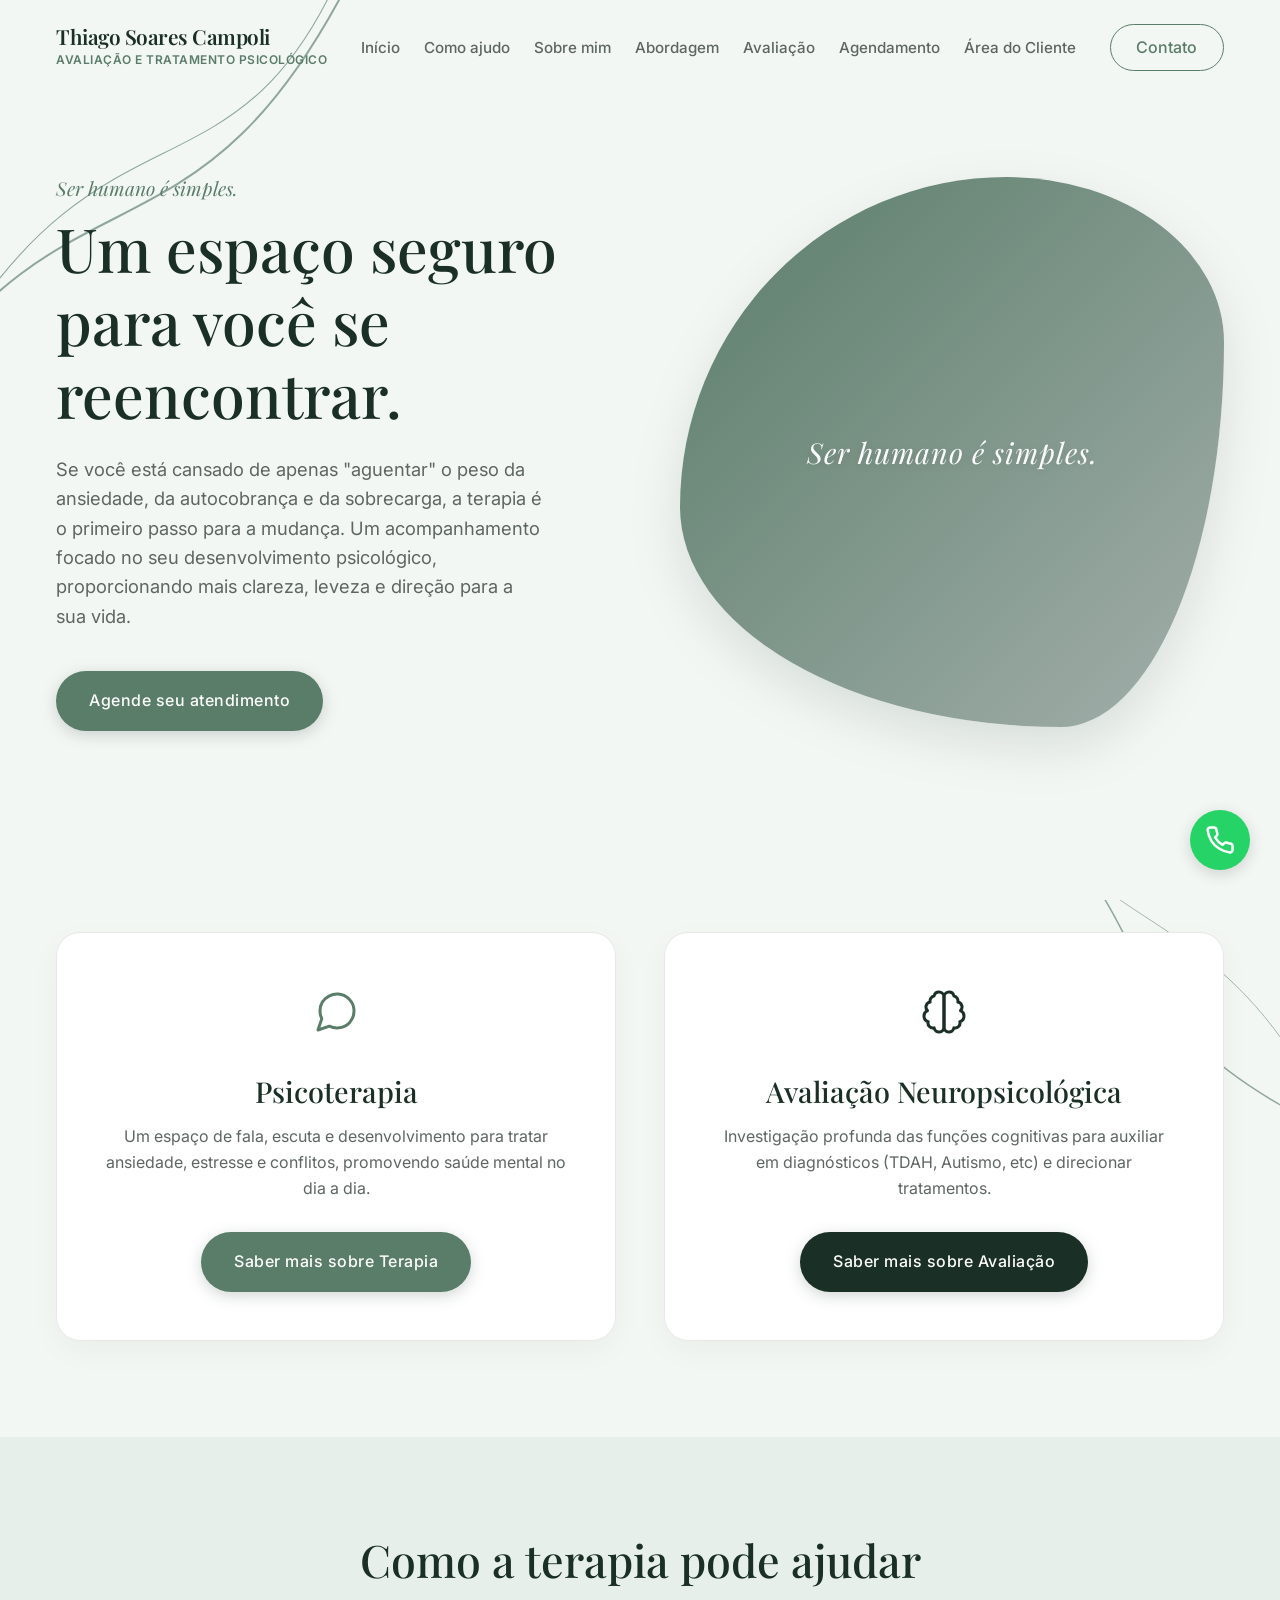
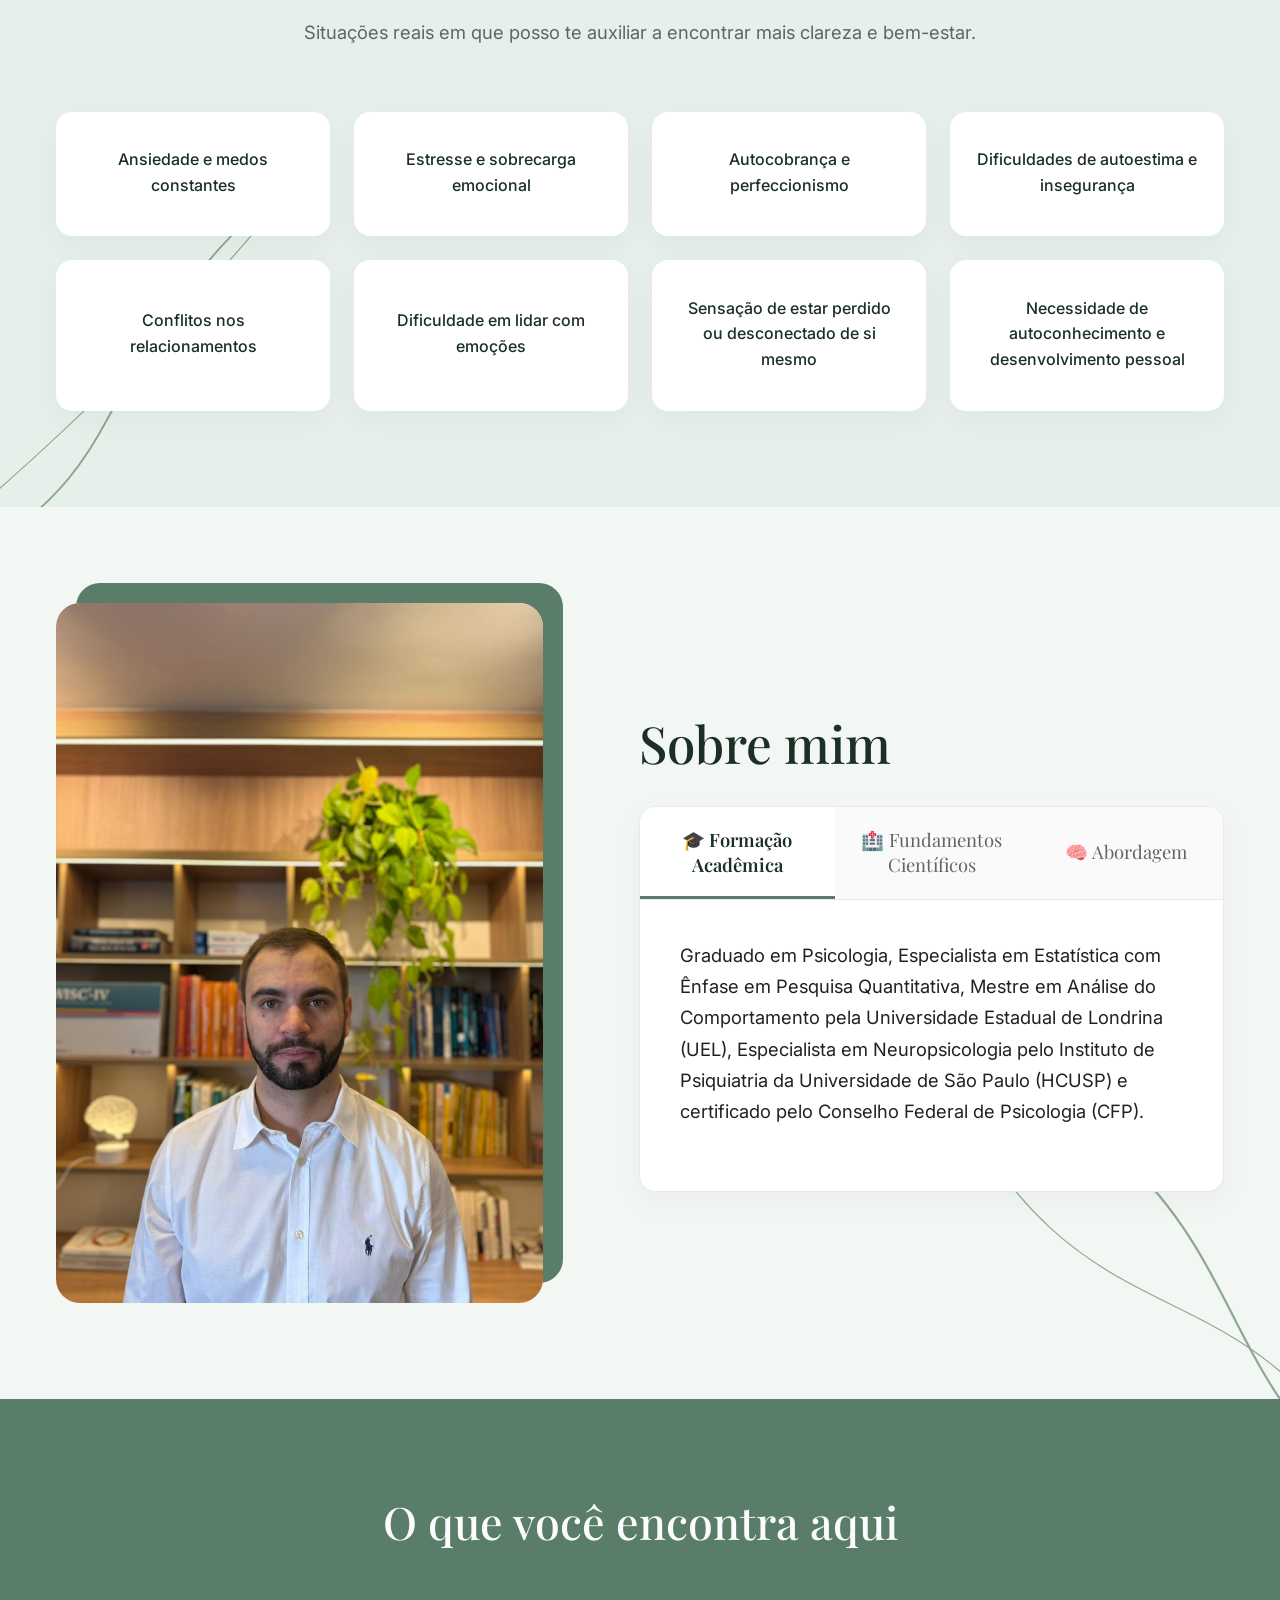
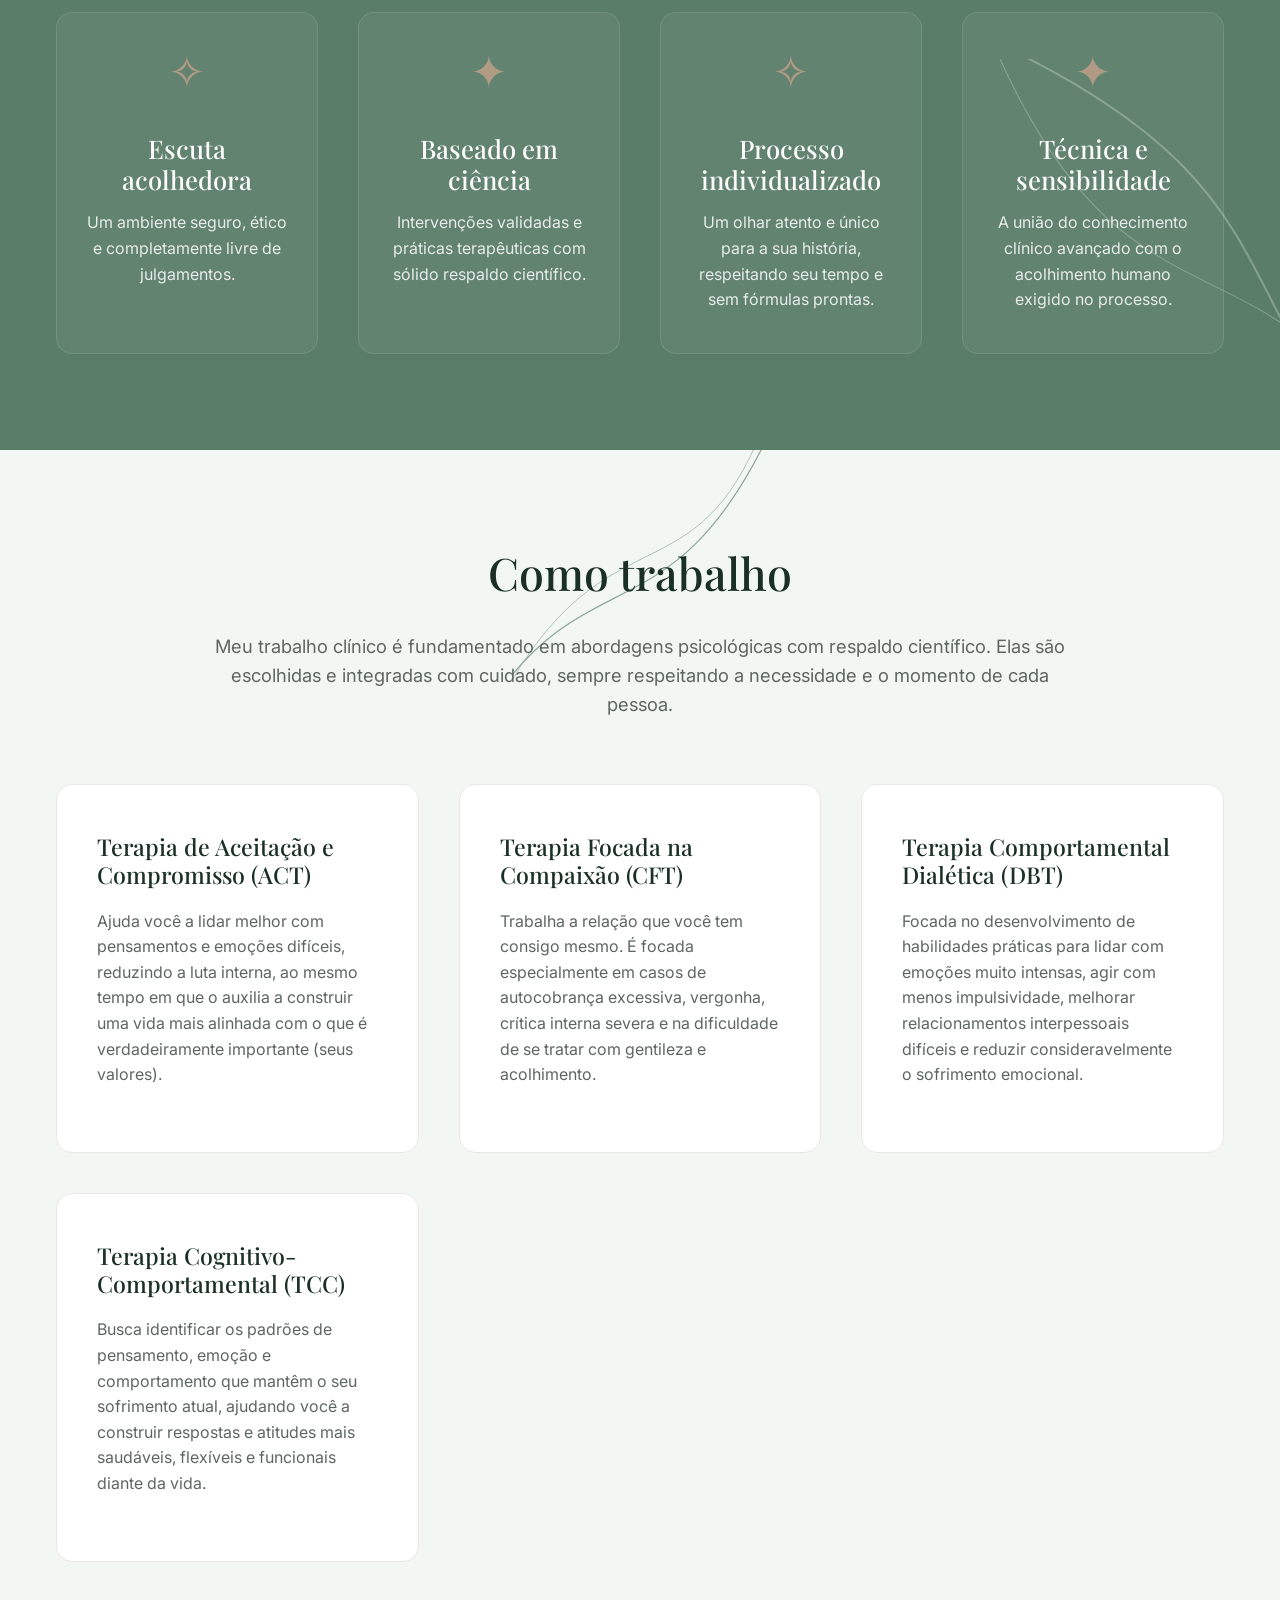
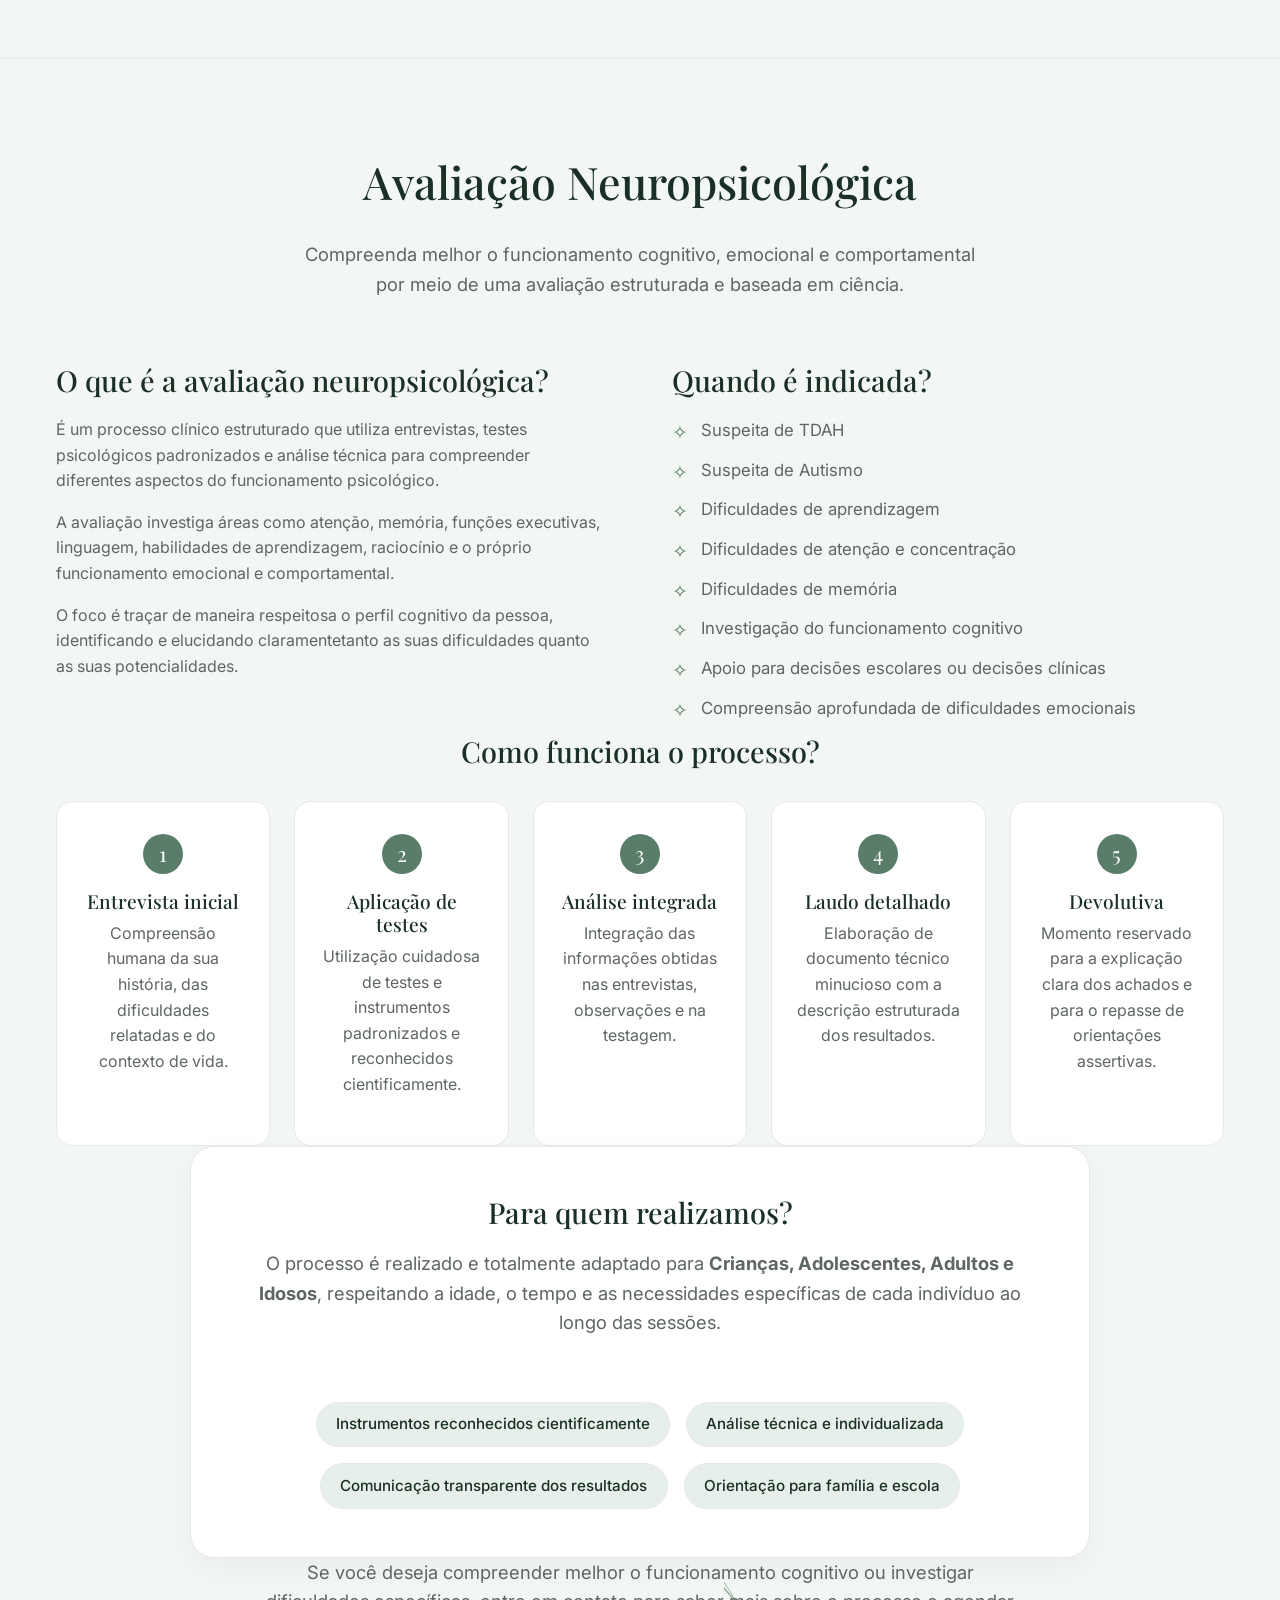
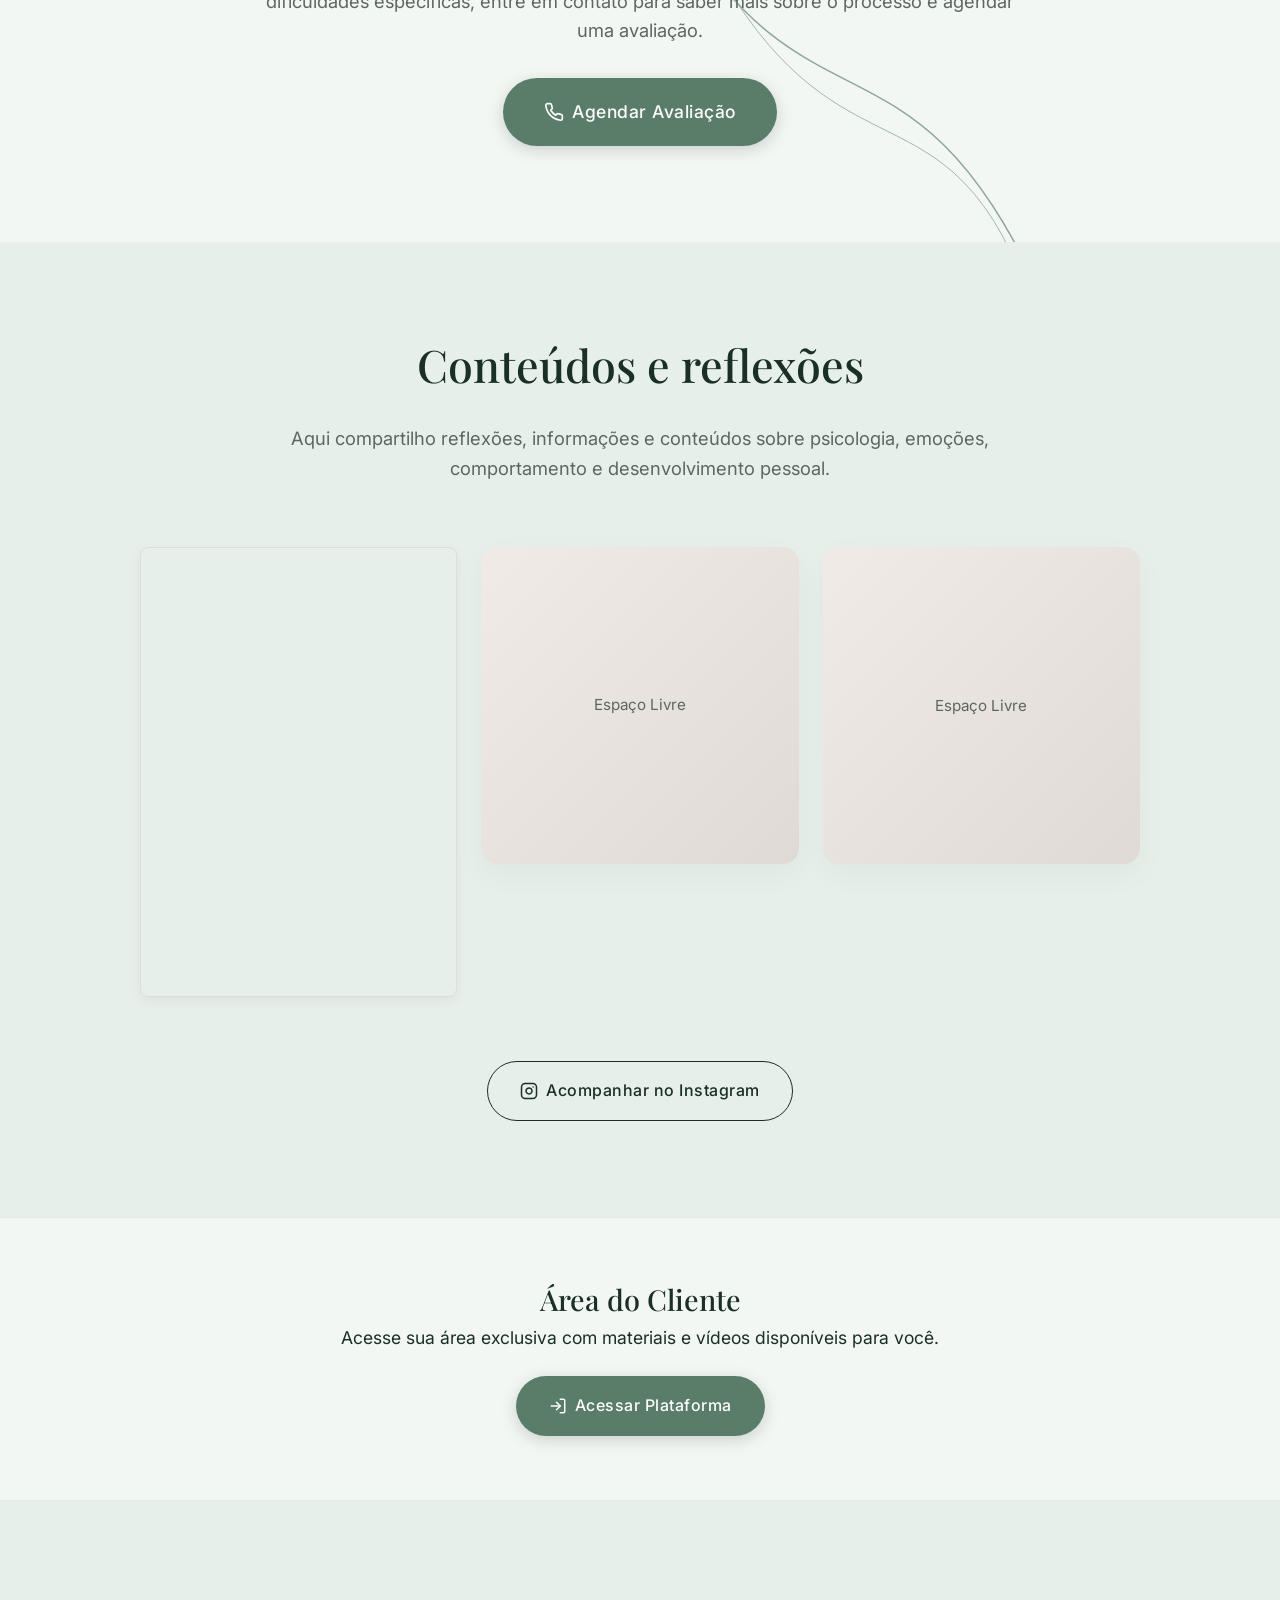
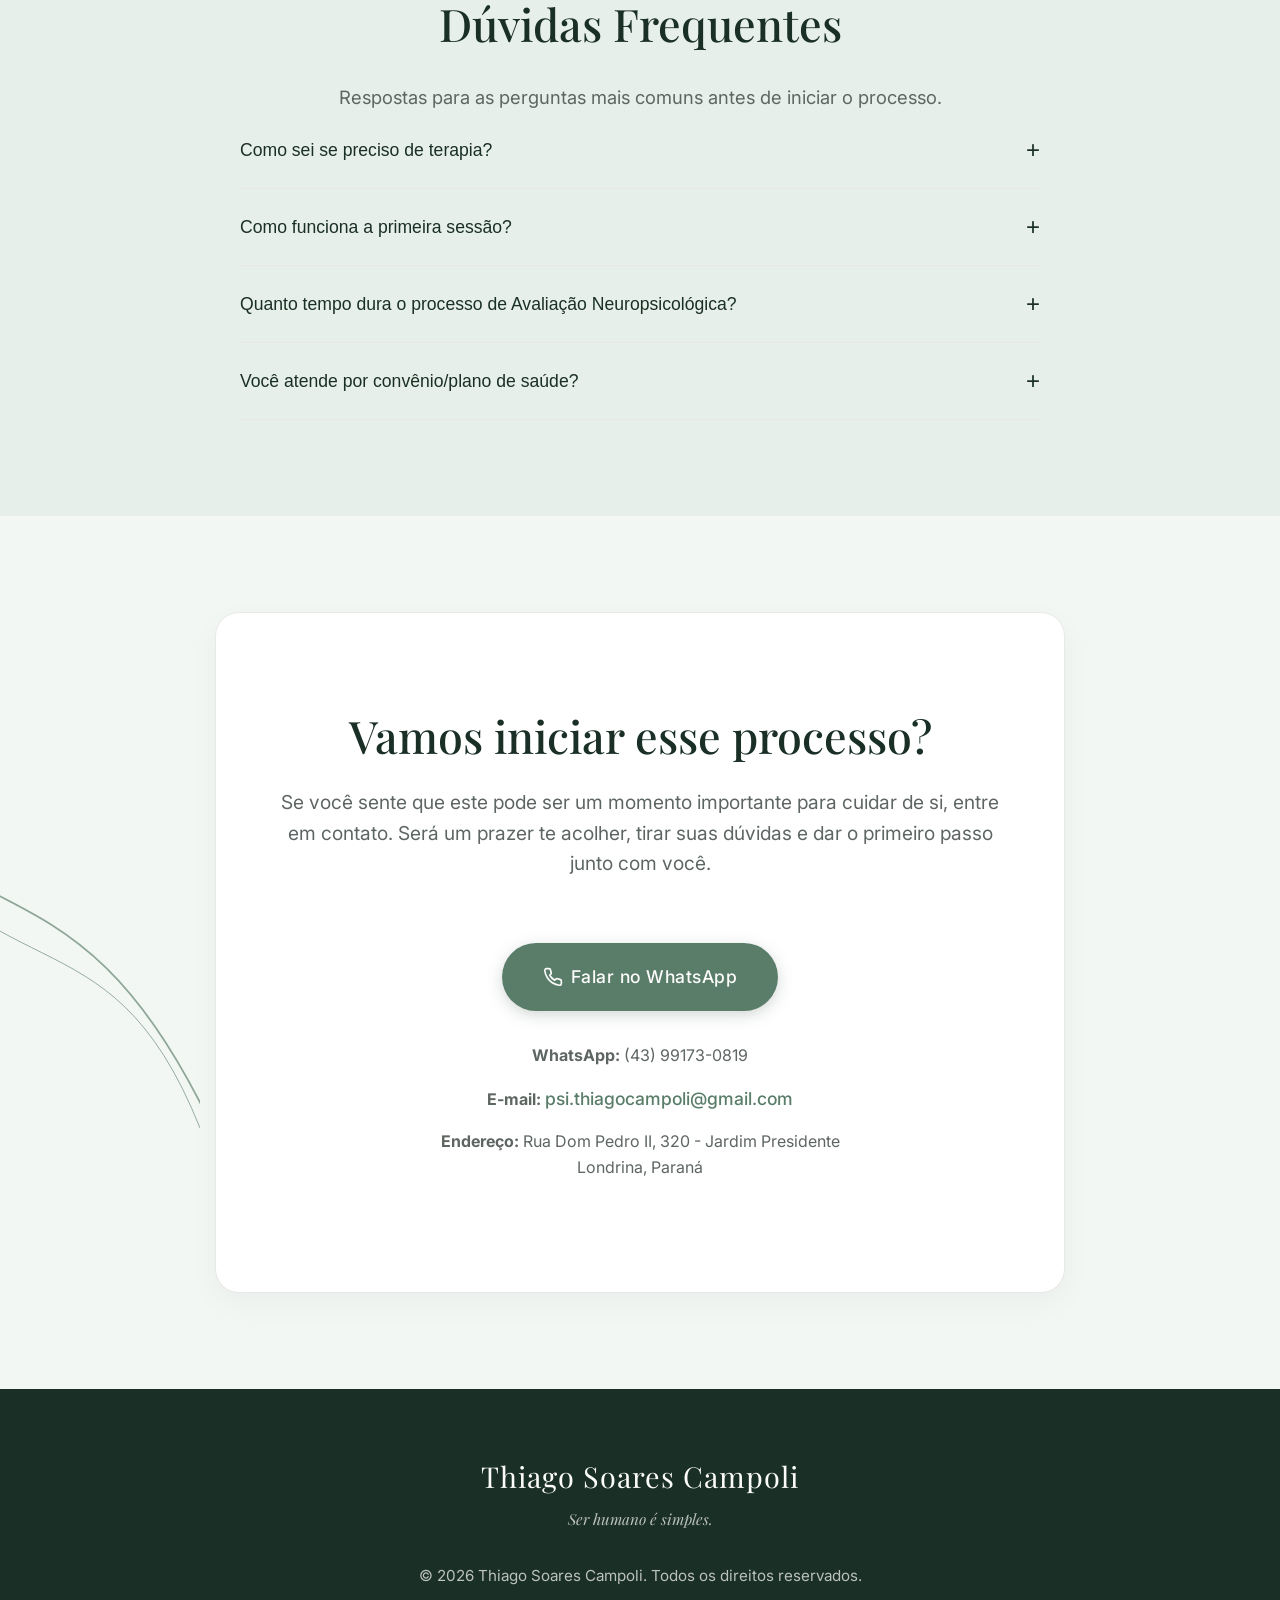
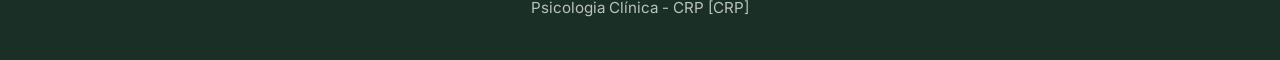
<file: index.html>
<!DOCTYPE html>
<html lang="pt-BR">
<head>
    <meta charset="UTF-8">
    <meta name="viewport" content="width=device-width, initial-scale=1.0">
    <title>Thiago Soares Campoli | Psicologia Clínica</title>
    <meta name="description" content="Atendimento psicológico clínico. Um espaço seguro focado no acolhimento, autoconhecimento e desenvolvimento emocional.">
    <!-- SEO & Social Media Meta Tags -->
    <meta property="og:title" content="Thiago Soares Campoli | Psicologia Clínica">
    <meta property="og:description" content="Atendimento psicológico clínico focado no acolhimento, autoconhecimento e desenvolvimento emocional.">
    <meta property="og:type" content="website">
    <meta property="og:locale" content="pt_BR">
    <!-- Fonts -->
    <link rel="preconnect" href="https://fonts.googleapis.com">
    <link rel="preconnect" href="https://fonts.gstatic.com" crossorigin>
    <link href="https://fonts.googleapis.com/css2?family=Inter:wght@300;400;500;600&family=Playfair+Display:ital,wght@0,400;0,500;0,600;1,400&display=swap" rel="stylesheet">
    <link rel="stylesheet" href="styles.css">
</head>
<body>
    <!-- Header -->
    <header class="navbar">
        <div class="container navbar-content">
            <a href="#inicio" class="logo-container">
                <span class="logo">Thiago Soares Campoli</span>
                <span class="logo-subtitle">Avaliação e Tratamento Psicológico</span>
            </a>
            <nav>
                <ul class="nav-links">
                    <li><a href="#inicio">Início</a></li>
                    <li><a href="#ajuda">Como ajudo</a></li>
                    <li><a href="#sobre">Sobre mim</a></li>
                    <li><a href="#abordagem">Abordagem</a></li>
                    <li><a href="#avaliacao">Avaliação</a></li>
                    <li><a href="agendamento.html" class="nav-highlight">Agendamento</a></li>
                    <li><a href="login.html" class="nav-highlight">Área do Cliente</a></li>
                </ul>
            </nav>
            <a href="#contato" class="btn-nav">Contato</a>
            <!-- Mobile Menu Toggle -->
            <button class="mobile-menu-btn" aria-label="Abrir menu">
                <span></span>
                <span></span>
                <span></span>
            </button>
        </div>
    </header>

    <!-- Mobile Nav -->
    <div class="mobile-nav">
        <ul class="mobile-nav-links">
            <li><a href="#inicio">Início</a></li>
            <li><a href="#ajuda">Como ajudo</a></li>
            <li><a href="#sobre">Sobre mim</a></li>
            <li><a href="#abordagem">Abordagem</a></li>
            <li><a href="#avaliacao">Avaliação</a></li>
            <li><a href="agendamento.html">Agendamento</a></li>
            <li><a href="login.html" style="color: var(--color-bg-primary);">Área do Cliente</a></li>
            <li><a href="#contato">Contato</a></li>
        </ul>
    </div>

    <main>
        <!-- 1. Hero Section -->
        <section id="inicio" class="hero">
            <svg class="arabesque arabesque-1" viewBox="0 0 300 300" xmlns="http://www.w3.org/2000/svg">
                <path fill="none" stroke="currentColor" stroke-width="1.5" d="M -20 320 C 100 150, 200 250, 320 -20" />
                <path fill="none" stroke="currentColor" stroke-width="0.8" d="M 0 300 C 120 100, 220 200, 300 0" />
            </svg>
            <div class="container hero-container">
                <div class="hero-text fade-in-up">
                    <span class="slogan-text">Ser humano é simples.</span>
                    <h1>Um espaço seguro para você se reencontrar.</h1>
                    <p>Se você está cansado de apenas "aguentar" o peso da ansiedade, da autocobrança e da sobrecarga, a terapia é o primeiro passo para a mudança. Um acompanhamento focado no seu desenvolvimento psicológico, proporcionando mais clareza, leveza e direção para a sua vida.</p>
                    <a href="#contato" class="btn-primary">Agende seu atendimento</a>
                </div>
                <div class="hero-image fade-in-up delay-1">
                    <div class="image-placeholder image-hero morph-shape">
                        <span class="morph-text">Ser humano é simples.</span>
                    </div>
                </div>
            </div>
        </section>

        <!-- 1.5 Serviços (Funil) -->
        <section id="servicos" class="services bg-main text-center" style="padding-top: 0;">
            <svg class="arabesque arabesque-4" viewBox="0 0 300 300" xmlns="http://www.w3.org/2000/svg"><path fill="none" stroke="currentColor" stroke-width="1.5" d="M -20 -20 C 150 100, 50 200, 320 320" /><path fill="none" stroke="currentColor" stroke-width="0.8" d="M 0 0 C 100 120, 200 100, 300 300" /></svg>
            <div class="container fade-in-up">
                <div class="services-grid mt-md">
                    <div class="service-card funnel-card">
                        <div class="funnel-icon" style="color: var(--color-bg-primary);">
                            <svg xmlns="http://www.w3.org/2000/svg" width="48" height="48" viewBox="0 0 24 24" fill="none" stroke="currentColor" stroke-width="1.5" stroke-linecap="round" stroke-linejoin="round"><path d="M21 11.5a8.38 8.38 0 0 1-.9 3.8 8.5 8.5 0 0 1-7.6 4.7 8.38 8.38 0 0 1-3.8-.9L3 21l1.9-5.7a8.38 8.38 0 0 1-.9-3.8 8.5 8.5 0 0 1 4.7-7.6 8.38 8.38 0 0 1 3.8-.9h.5a8.48 8.48 0 0 1 8 8v.5z"></path></svg>
                        </div>
                        <h3>Psicoterapia</h3>
                        <p>Um espaço de fala, escuta e desenvolvimento para tratar ansiedade, estresse e conflitos, promovendo saúde mental no dia a dia.</p>
                        <a href="#abordagem" class="btn-primary" style="margin-top: 15px;">Saber mais sobre Terapia</a>
                    </div>
                    <div class="service-card funnel-card">
                        <div class="funnel-icon" style="color: var(--color-bg-dark);">
                            <svg xmlns="http://www.w3.org/2000/svg" width="48" height="48" viewBox="0 0 24 24" fill="none" stroke="currentColor" stroke-width="1.5" stroke-linecap="round" stroke-linejoin="round"><path d="M9.5 2A2.5 2.5 0 0 1 12 4.5v15a2.5 2.5 0 0 1-4.96.44 2.5 2.5 0 0 1-2.96-3.08 3 3 0 0 1-.34-5.58 2.5 2.5 0 0 1 1.32-4.24 2.5 2.5 0 0 1 1.98-3A2.5 2.5 0 0 1 9.5 2Z"></path><path d="M14.5 2A2.5 2.5 0 0 0 12 4.5v15a2.5 2.5 0 0 0 4.96.44 2.5 2.5 0 0 0 2.96-3.08 3 3 0 0 0 .34-5.58 2.5 2.5 0 0 0-1.32-4.24 2.5 2.5 0 0 0-1.98-3A2.5 2.5 0 0 0 14.5 2Z"></path></svg>
                        </div>
                        <h3>Avaliação Neuropsicológica</h3>
                        <p>Investigação profunda das funções cognitivas para auxiliar em diagnósticos (TDAH, Autismo, etc) e direcionar tratamentos.</p>
                        <a href="#avaliacao" class="btn-primary" style="margin-top: 15px; background-color: var(--color-bg-dark);">Saber mais sobre Avaliação</a>
                    </div>
                </div>
            </div>
        </section>

        <!-- 4. Para quem é o atendimento -->
        <section id="ajuda" class="situations bg-soft">
            <svg class="arabesque arabesque-5" viewBox="0 0 300 300" xmlns="http://www.w3.org/2000/svg"><path fill="none" stroke="currentColor" stroke-width="1.5" d="M 320 -20 C 100 150, 200 250, -20 320" /><path fill="none" stroke="currentColor" stroke-width="0.8" d="M 300 0 C 220 100, 120 200, 0 300" /></svg>
            <div class="container text-center fade-in-up">
                <h2 class="section-title">Como a terapia pode ajudar</h2>
                <p class="section-subtitle">Situações reais em que posso te auxiliar a encontrar mais clareza e bem-estar.</p>
                
                <div class="situations-grid mt-lg">
                    <div class="situation-item fade-in-up delay-1">
                        Ansiedade e medos constantes
                    </div>
                    <div class="situation-item fade-in-up delay-1">
                        Estresse e sobrecarga emocional
                    </div>
                    <div class="situation-item fade-in-up delay-2">
                        Autocobrança e perfeccionismo
                    </div>
                    <div class="situation-item fade-in-up delay-2">
                        Dificuldades de autoestima e insegurança
                    </div>
                    <div class="situation-item fade-in-up delay-3">
                        Conflitos nos relacionamentos
                    </div>
                    <div class="situation-item fade-in-up delay-3">
                        Dificuldade em lidar com emoções
                    </div>
                    <div class="situation-item fade-in-up delay-4">
                        Sensação de estar perdido ou desconectado de si mesmo
                    </div>
                    <div class="situation-item fade-in-up delay-4">
                        Necessidade de autoconhecimento e desenvolvimento pessoal
                    </div>
                </div>
            </div>
        </section>

        <!-- 2. Sobre Mim -->
        <section id="sobre" class="about">
            <svg class="arabesque arabesque-2" viewBox="0 0 300 300" xmlns="http://www.w3.org/2000/svg">
                <path fill="none" stroke="currentColor" stroke-width="1.5" d="M 320 320 C 150 200, 250 100, -20 -20" />
                <path fill="none" stroke="currentColor" stroke-width="0.8" d="M 300 300 C 200 120, 100 220, 0 0" />
            </svg>
            <div class="container about-container">
                <div class="about-image fade-in-up">
                    <div class="image-wrapper profile-anim-wrapper">
                        <img src="assets/foto-perfil-1.jpeg" alt="Thiago Soares Campoli" class="profile-img img-1" loading="lazy">
                        <img src="assets/foto-perfil-2.jpeg" alt="Thiago Soares Campoli" class="profile-img img-2" loading="lazy">
                    </div>
                </div>
                <div class="about-text fade-in-up delay-1">
                    <h2 class="section-title">Sobre mim</h2>
                    

                    <div class="about-tabs-container mt-md">
                        <div class="about-tabs-header">
                            <button class="tab-btn active" data-tab="formacao">🎓 Formação Acadêmica</button>
                            <button class="tab-btn" data-tab="clinica">🏥 Fundamentos Científicos</button>
                            <button class="tab-btn" data-tab="abordagem">🧠 Abordagem</button>
                        </div>
                        <div class="about-tabs-content">
                            <!-- Formação -->
                            <div class="tab-pane active" id="tab-formacao">
                                <p class="tab-text-large">Graduado em Psicologia, Especialista em Estatística com Ênfase em Pesquisa Quantitativa, Mestre em Análise do Comportamento pela Universidade Estadual de Londrina (UEL), Especialista em Neuropsicologia pelo Instituto de Psiquiatria da Universidade de São Paulo (HCUSP) e certificado pelo Conselho Federal de Psicologia (CFP).</p>
                            </div>
                            
                            <!-- Clínica -->
                            <div class="tab-pane" id="tab-clinica">
                                <ul class="interactive-list">
                                    <li><strong>Introdução ao Bom Manejo Clínico (GPM)</strong> <span>Instituto de Psiquiatria da USP</span></li>
                                    <li><strong>Psicometria e Análise de Dados</strong> <span>Psicometria Online Academy</span></li>
                                    <li><strong>Interpretação de Artigos Científicos</strong> <span>Igor Eckert</span></li>
                                </ul>
                            </div>
                            
                            <!-- Abordagem -->
                            <div class="tab-pane" id="tab-abordagem">
                                <ul class="interactive-list">
                                    <li><strong>Psicologia Baseada em Processos (PBP)</strong> <span>Diadelab</span></li>
                                    <li><strong>Terapia de Aceitação e Compromisso (ACT)</strong> <span>Escola de Educação Permanente do Instituto de Psiquiatria da USP</span></li>
                                    <li><strong>Terapia Comportamental Dialética (DBT)</strong> <span>Behavioral Tech - DBT Brasil</span></li>
                                    <li><strong>Radically Open DBT (RO-DBT)</strong> <span>Nível 1</span></li>
                                    <li><strong>Treinador de Grupo de Habilidades DBT</strong> <span>Vincular</span></li>
                                    <li><strong>Psicologia Baseada em Evidências</strong> <span>Clube de PBE - Jan Leonardi</span></li>
                                    <li><strong>Qualificação em Terapia Afirmativa</strong> <span>Editora Afirmativa</span></li>
                                </ul>
                            </div>
                        </div>
                    </div>
                </div>
            </div>
        </section>

        <!-- 5. Diferenciais -->
        <section class="differentials bg-primary text-inverse">
            <svg class="arabesque arabesque-6" viewBox="0 0 300 300" xmlns="http://www.w3.org/2000/svg"><path fill="none" stroke="currentColor" stroke-width="1.5" d="M 320 320 C 150 200, 250 100, -20 -20" /><path fill="none" stroke="currentColor" stroke-width="0.8" d="M 300 300 C 200 120, 100 220, 0 0" /></svg>
            <div class="container text-center fade-in-up">
                <h2 class="section-title">O que você encontra aqui</h2>
                <div class="diff-grid mt-lg">
                    <div class="diff-item fade-in-up delay-1">
                        <div class="icon">✧</div>
                        <h4>Escuta acolhedora</h4>
                        <p>Um ambiente seguro, ético e completamente livre de julgamentos.</p>
                    </div>
                    <div class="diff-item fade-in-up delay-2">
                        <div class="icon">✦</div>
                        <h4>Baseado em ciência</h4>
                        <p>Intervenções validadas e práticas terapêuticas com sólido respaldo científico.</p>
                    </div>
                    <div class="diff-item fade-in-up delay-3">
                        <div class="icon">✧</div>
                        <h4>Processo individualizado</h4>
                        <p>Um olhar atento e único para a sua história, respeitando seu tempo e sem fórmulas prontas.</p>
                    </div>
                    <div class="diff-item fade-in-up delay-4">
                        <div class="icon">✦</div>
                        <h4>Técnica e sensibilidade</h4>
                        <p>A união do conhecimento clínico avançado com o acolhimento humano exigido no processo.</p>
                    </div>
                </div>
            </div>
        </section>

        <!-- 3. Abordagem terapêutica -->
        <section id="abordagem" class="approach">
            <svg class="arabesque arabesque-7" viewBox="0 0 300 300" xmlns="http://www.w3.org/2000/svg"><path fill="none" stroke="currentColor" stroke-width="1.5" d="M -20 320 C 100 150, 200 250, 320 -20" /><path fill="none" stroke="currentColor" stroke-width="0.8" d="M 0 300 C 120 100, 220 200, 300 0" /></svg>
            <div class="container fade-in-up">
                <div class="approach-header text-center">
                    <h2 class="section-title">Como trabalho</h2>
                    <p class="section-subtitle approach-intro">Meu trabalho clínico é fundamentado em abordagens psicológicas com respaldo científico. Elas são escolhidas e integradas com cuidado, sempre respeitando a necessidade e o momento de cada pessoa.</p>
                </div>

                <div class="approach-cards mt-lg">
                    <div class="card fade-in-up delay-1">
                        <h3>Terapia de Aceitação e Compromisso (ACT)</h3>
                        <p>Ajuda você a lidar melhor com pensamentos e emoções difíceis, reduzindo a luta interna, ao mesmo tempo em que o auxilia a construir uma vida mais alinhada com o que é verdadeiramente importante (seus valores).</p>
                    </div>
                    <div class="card fade-in-up delay-2">
                        <h3>Terapia Focada na Compaixão (CFT)</h3>
                        <p>Trabalha a relação que você tem consigo mesmo. É focada especialmente em casos de autocobrança excessiva, vergonha, crítica interna severa e na dificuldade de se tratar com gentileza e acolhimento.</p>
                    </div>
                    <div class="card fade-in-up delay-3">
                        <h3>Terapia Comportamental Dialética (DBT)</h3>
                        <p>Focada no desenvolvimento de habilidades práticas para lidar com emoções muito intensas, agir com menos impulsividade, melhorar relacionamentos interpessoais difíceis e reduzir consideravelmente o sofrimento emocional.</p>
                    </div>
                    <div class="card fade-in-up delay-4">
                        <h3>Terapia Cognitivo-Comportamental (TCC)</h3>
                        <p>Busca identificar os padrões de pensamento, emoção e comportamento que mantêm o seu sofrimento atual, ajudando você a construir respostas e atitudes mais saudáveis, flexíveis e funcionais diante da vida.</p>
                    </div>
                </div>
            </div>
        </section>

        <!-- 6. Avaliação Neuropsicológica -->
        <section id="avaliacao" class="avaliacao text-center">
            <svg class="arabesque arabesque-8" viewBox="0 0 300 300" xmlns="http://www.w3.org/2000/svg"><path fill="none" stroke="currentColor" stroke-width="1.5" d="M -20 -20 C 100 150, 200 50, 320 320" /><path fill="none" stroke="currentColor" stroke-width="0.8" d="M 0 0 C 120 200, 220 100, 300 300" /></svg>
            <div class="container fade-in-up">
                <h2 class="section-title">Avaliação Neuropsicológica</h2>
                <p class="section-subtitle">Compreenda melhor o funcionamento cognitivo, emocional e comportamental por meio de uma avaliação estruturada e baseada em ciência.</p>
                
                <div class="aval-content mt-lg">
                    <div class="aval-intro text-left fade-in-up delay-1">
                        <h3>O que é a avaliação neuropsicológica?</h3>
                        <p>É um processo clínico estruturado que utiliza entrevistas, testes psicológicos padronizados e análise técnica para compreender diferentes aspectos do funcionamento psicológico.</p>
                        <p>A avaliação investiga áreas como atenção, memória, funções executivas, linguagem, habilidades de aprendizagem, raciocínio e o próprio funcionamento emocional e comportamental.</p>
                        <p>O foco é traçar de maneira respeitosa o perfil cognitivo da pessoa, identificando e elucidando claramentetanto as suas dificuldades quanto as suas potencialidades.</p>
                    </div>

                    <div class="aval-indications text-left fade-in-up delay-2">
                        <h3>Quando é indicada?</h3>
                        <ul class="aval-list">
                            <li>Suspeita de TDAH</li>
                            <li>Suspeita de Autismo</li>
                            <li>Dificuldades de aprendizagem</li>
                            <li>Dificuldades de atenção e concentração</li>
                            <li>Dificuldades de memória</li>
                            <li>Investigação do funcionamento cognitivo</li>
                            <li>Apoio para decisões escolares ou decisões clínicas</li>
                            <li>Compreensão aprofundada de dificuldades emocionais</li>
                        </ul>
                    </div>
                </div>

                <div class="aval-process mt-xl fade-in-up delay-3">
                    <h3>Como funciona o processo?</h3>
                    <div class="process-steps mt-md">
                        <div class="step-card">
                            <span class="step-num">1</span>
                            <h4>Entrevista inicial</h4>
                            <p>Compreensão humana da sua história, das dificuldades relatadas e do contexto de vida.</p>
                        </div>
                        <div class="step-card">
                            <span class="step-num">2</span>
                            <h4>Aplicação de testes</h4>
                            <p>Utilização cuidadosa de testes e instrumentos padronizados e reconhecidos cientificamente.</p>
                        </div>
                        <div class="step-card">
                            <span class="step-num">3</span>
                            <h4>Análise integrada</h4>
                            <p>Integração das informações obtidas nas entrevistas, observações e na testagem.</p>
                        </div>
                        <div class="step-card">
                            <span class="step-num">4</span>
                            <h4>Laudo detalhado</h4>
                            <p>Elaboração de documento técnico minucioso com a descrição estruturada dos resultados.</p>
                        </div>
                        <div class="step-card">
                            <span class="step-num">5</span>
                            <h4>Devolutiva</h4>
                            <p>Momento reservado para a explicação clara dos achados e para o repasse de orientações assertivas.</p>
                        </div>
                    </div>
                </div>

                <div class="aval-target mt-xl fade-in-up delay-4">
                    <h3>Para quem realizamos?</h3>
                    <p>O processo é realizado e totalmente adaptado para <strong>Crianças, Adolescentes, Adultos e Idosos</strong>, respeitando a idade, o tempo e as necessidades específicas de cada indivíduo ao longo das sessões.</p>
                    
                    <div class="diff-tags mt-lg">
                        <span>Instrumentos reconhecidos cientificamente</span>
                        <span>Análise técnica e individualizada</span>
                        <span>Comunicação transparente dos resultados</span>
                        <span>Orientação para família e escola</span>
                    </div>
                </div>

                <div class="aval-cta mt-xl fade-in-up delay-5">
                    <p class="mb-md">Se você deseja compreender melhor o funcionamento cognitivo ou investigar dificuldades específicas, entre em contato para saber mais sobre o processo e agendar uma avaliação.</p>
                    <a href="https://wa.me/5543991730819" target="_blank" class="btn-primary btn-large">
                        <svg xmlns="http://www.w3.org/2000/svg" width="20" height="20" viewBox="0 0 24 24" fill="none" stroke="currentColor" stroke-width="2" stroke-linecap="round" stroke-linejoin="round" style="margin-right: 8px;"><path d="M22 16.92v3a2 2 0 0 1-2.18 2 19.79 19.79 0 0 1-8.63-3.07 19.5 19.5 0 0 1-6-6 19.79 19.79 0 0 1-3.07-8.67A2 2 0 0 1 4.11 2h3a2 2 0 0 1 2 1.72 12.84 12.84 0 0 0 .7 2.81 2 2 0 0 1-.45 2.11L8.09 9.91a16 16 0 0 0 6 6l1.27-1.27a2 2 0 0 1 2.11-.45 12.84 12.84 0 0 0 2.81.7A2 2 0 0 1 22 16.92z"></path></svg>
                        Agendar Avaliação
                    </a>
                </div>
            </div>
        </section>

        <!-- Instagram Section -->
        <section id="instagram" class="instagram text-center bg-soft">
            <div class="container fade-in-up">
                <h2 class="section-title">Conteúdos e reflexões</h2>
                <p class="section-subtitle">Aqui compartilho reflexões, informações e conteúdos sobre psicologia, emoções, comportamento e desenvolvimento pessoal.</p>
                
                <div class="ig-grid mt-lg fade-in-up delay-1">
                    <!-- Post 1: Embedded Instagram -->
                    <div style="display: flex; justify-content: center;">
                        <iframe src="https://www.instagram.com/p/DZBsiOAkWqu/embed" width="100%" height="450" frameborder="0" scrolling="no" allowtransparency="true" style="border: 1px solid #ddd; border-radius: 8px; overflow: hidden; max-width: 400px; box-shadow: 0 4px 12px rgba(0,0,0,0.05);"></iframe>
                    </div>

                    <!-- Placeholder Posts -->
                    <a href="https://www.instagram.com/psi.thiagocampoli/" target="_blank" class="ig-post">
                        <div class="ig-image-placeholder"><span>Espaço Livre</span></div>
                        <div class="ig-overlay">
                            <svg xmlns="http://www.w3.org/2000/svg" width="24" height="24" viewBox="0 0 24 24" fill="none" stroke="currentColor" stroke-width="2" stroke-linecap="round" stroke-linejoin="round"><rect x="2" y="2" width="20" height="20" rx="5" ry="5"></rect><path d="M16 11.37A4 4 0 1 1 12.63 8 4 4 0 0 1 16 11.37z"></path><line x1="17.5" y1="6.5" x2="17.51" y2="6.5"></line></svg>
                        </div>
                    </a>
                    <a href="https://www.instagram.com/psi.thiagocampoli/" target="_blank" class="ig-post">
                        <div class="ig-image-placeholder"><span>Espaço Livre</span></div>
                        <div class="ig-overlay">
                            <svg xmlns="http://www.w3.org/2000/svg" width="24" height="24" viewBox="0 0 24 24" fill="none" stroke="currentColor" stroke-width="2" stroke-linecap="round" stroke-linejoin="round"><rect x="2" y="2" width="20" height="20" rx="5" ry="5"></rect><path d="M16 11.37A4 4 0 1 1 12.63 8 4 4 0 0 1 16 11.37z"></path><line x1="17.5" y1="6.5" x2="17.51" y2="6.5"></line></svg>
                        </div>
                    </a>
                </div>

                <div class="mt-lg fade-in-up delay-2">
                    <a href="https://www.instagram.com/psi.thiagocampoli/" target="_blank" class="btn-primary" style="background-color: transparent; color: var(--color-bg-dark); border: 1px solid var(--color-bg-dark); box-shadow: none;">
                        <svg xmlns="http://www.w3.org/2000/svg" width="18" height="18" viewBox="0 0 24 24" fill="none" stroke="currentColor" stroke-width="2" stroke-linecap="round" stroke-linejoin="round" style="margin-right: 8px;"><rect x="2" y="2" width="20" height="20" rx="5" ry="5"></rect><path d="M16 11.37A4 4 0 1 1 12.63 8 4 4 0 0 1 16 11.37z"></path><line x1="17.5" y1="6.5" x2="17.51" y2="6.5"></line></svg>
                        Acompanhar no Instagram
                    </a>
                </div>
            </div>
        </section>

        <!-- 7. Banner Área do Cliente -->
        <section class="client-area-banner text-center" style="padding: 4rem 0; border-top: 1px solid var(--color-border); border-bottom: 1px solid var(--color-border);">
            <div class="container fade-in-up">
                <h2 class="section-title" style="margin-bottom: 0.5rem; font-size: 1.8rem;">Área do Cliente</h2>
                <p style="font-size: 1.1rem; color: var(--color-bg-dark); max-width: 600px; margin: 0 auto 1.5rem auto;">Acesse sua área exclusiva com materiais e vídeos disponíveis para você.</p>
                <a href="login.html" class="btn-primary">
                    <svg xmlns="http://www.w3.org/2000/svg" width="18" height="18" viewBox="0 0 24 24" fill="none" stroke="currentColor" stroke-width="2" stroke-linecap="round" stroke-linejoin="round" style="margin-right: 8px;"><path d="M15 3h4a2 2 0 0 1 2 2v14a2 2 0 0 1-2 2h-4"></path><polyline points="10 17 15 12 10 7"></polyline><line x1="15" y1="12" x2="3" y2="12"></line></svg>
                    Acessar Plataforma
                </a>
            </div>
        </section>

        <!-- FAQ -->
        <section id="faq" class="faq bg-soft">
            <div class="container fade-in-up">
                <h2 class="section-title text-center">Dúvidas Frequentes</h2>
                <p class="section-subtitle text-center">Respostas para as perguntas mais comuns antes de iniciar o processo.</p>
                
                <div class="faq-container mt-lg">
                    <div class="faq-item">
                        <button class="faq-question">Como sei se preciso de terapia? <span class="faq-icon">+</span></button>
                        <div class="faq-answer">
                            <p>Não é preciso estar no limite do sofrimento para buscar terapia. Se você sente que a ansiedade, os conflitos nos relacionamentos ou a dificuldade de lidar com emoções estão prejudicando sua rotina, o processo psicoterapêutico é para você.</p>
                        </div>
                    </div>
                    <div class="faq-item">
                        <button class="faq-question">Como funciona a primeira sessão? <span class="faq-icon">+</span></button>
                        <div class="faq-answer">
                            <p>A primeira sessão é um momento de acolhimento e escuta. Serve para eu entender sua história, suas queixas principais e também para você conhecer o meu estilo de trabalho. Não há pressão, é um bate-papo estruturado e seguro.</p>
                        </div>
                    </div>
                    <div class="faq-item">
                        <button class="faq-question">Quanto tempo dura o processo de Avaliação Neuropsicológica? <span class="faq-icon">+</span></button>
                        <div class="faq-answer">
                            <p>O processo completo de avaliação neuropsicológica geralmente leva entre 5 a 8 sessões, dependendo da demanda e do ritmo do paciente. Envolve a entrevista inicial, as sessões de testagem e, por fim, a sessão de devolutiva com o laudo.</p>
                        </div>
                    </div>
                    <div class="faq-item">
                        <button class="faq-question">Você atende por convênio/plano de saúde? <span class="faq-icon">+</span></button>
                        <div class="faq-answer">
                            <p>Os atendimentos são exclusivamente particulares. No entanto, emito recibo com CRP para que você possa solicitar o reembolso junto ao seu plano de saúde, caso ele ofereça essa modalidade.</p>
                        </div>
                    </div>
                </div>
            </div>
        </section>

        <!-- 8. Contato -->
        <section id="contato" class="contact">
            <svg class="arabesque arabesque-3" viewBox="0 0 300 300" xmlns="http://www.w3.org/2000/svg">
                <path fill="none" stroke="currentColor" stroke-width="1.5" d="M -20 -20 C 100 150, 200 50, 320 320" />
                <path fill="none" stroke="currentColor" stroke-width="0.8" d="M 0 0 C 120 200, 220 100, 300 300" />
            </svg>
            <div class="container fade-in-up">
                <div class="contact-card text-center">
                    <h2 class="section-title">Vamos iniciar esse processo?</h2>
                    <p class="contact-text">Se você sente que este pode ser um momento importante para cuidar de si, entre em contato. Será um prazer te acolher, tirar suas dúvidas e dar o primeiro passo junto com você.</p>
                    
                    <div class="contact-actions mt-lg">
                        <a href="https://wa.me/5543991730819" target="_blank" class="btn-primary btn-large">
                            <!-- Ícone do WhatsApp -->
                            <svg xmlns="http://www.w3.org/2000/svg" width="20" height="20" viewBox="0 0 24 24" fill="none" stroke="currentColor" stroke-width="2" stroke-linecap="round" stroke-linejoin="round" style="margin-right: 8px;"><path d="M22 16.92v3a2 2 0 0 1-2.18 2 19.79 19.79 0 0 1-8.63-3.07 19.5 19.5 0 0 1-6-6 19.79 19.79 0 0 1-3.07-8.67A2 2 0 0 1 4.11 2h3a2 2 0 0 1 2 1.72 12.84 12.84 0 0 0 .7 2.81 2 2 0 0 1-.45 2.11L8.09 9.91a16 16 0 0 0 6 6l1.27-1.27a2 2 0 0 1 2.11-.45 12.84 12.84 0 0 0 2.81.7A2 2 0 0 1 22 16.92z"></path></svg>
                            Falar no WhatsApp
                        </a>
                        
                        <div class="contact-details mt-md">
                            <p><strong>WhatsApp:</strong> (43) 99173-0819</p>
                            <p><strong>E-mail:</strong> <a href="mailto:psi.thiagocampoli@gmail.com" class="email-link">psi.thiagocampoli@gmail.com</a></p>
                            <p><strong>Endereço:</strong> Rua Dom Pedro II, 320 - Jardim Presidente<br>Londrina, Paraná</p>
                        </div>
                    </div>
                </div>
            </div>
        </section>
    </main>

    <!-- Footer -->
    <footer class="footer text-center">
        <div class="container">
            <div class="footer-logo mb-md">
                <span class="logo-text">Thiago Soares Campoli</span>
                <p class="footer-slogan mt-sm">Ser humano é simples.</p>
            </div>
            <p>&copy; 2026 Thiago Soares Campoli. Todos os direitos reservados.</p>
            <p>Psicologia Clínica - CRP [CRP]</p>
        </div>
    </footer>

    <!-- Floating WhatsApp Button -->
    <a href="https://wa.me/5543991730819" target="_blank" class="floating-whatsapp" aria-label="Falar no WhatsApp">
        <svg xmlns="http://www.w3.org/2000/svg" width="30" height="30" viewBox="0 0 24 24" fill="none" stroke="currentColor" stroke-width="2" stroke-linecap="round" stroke-linejoin="round"><path d="M22 16.92v3a2 2 0 0 1-2.18 2 19.79 19.79 0 0 1-8.63-3.07 19.5 19.5 0 0 1-6-6 19.79 19.79 0 0 1-3.07-8.67A2 2 0 0 1 4.11 2h3a2 2 0 0 1 2 1.72 12.84 12.84 0 0 0 .7 2.81 2 2 0 0 1-.45 2.11L8.09 9.91a16 16 0 0 0 6 6l1.27-1.27a2 2 0 0 1 2.11-.45 12.84 12.84 0 0 0 2.81.7A2 2 0 0 1 22 16.92z"></path></svg>
    </a>

    <script src="script.js"></script>
</body>
</html>
</file>
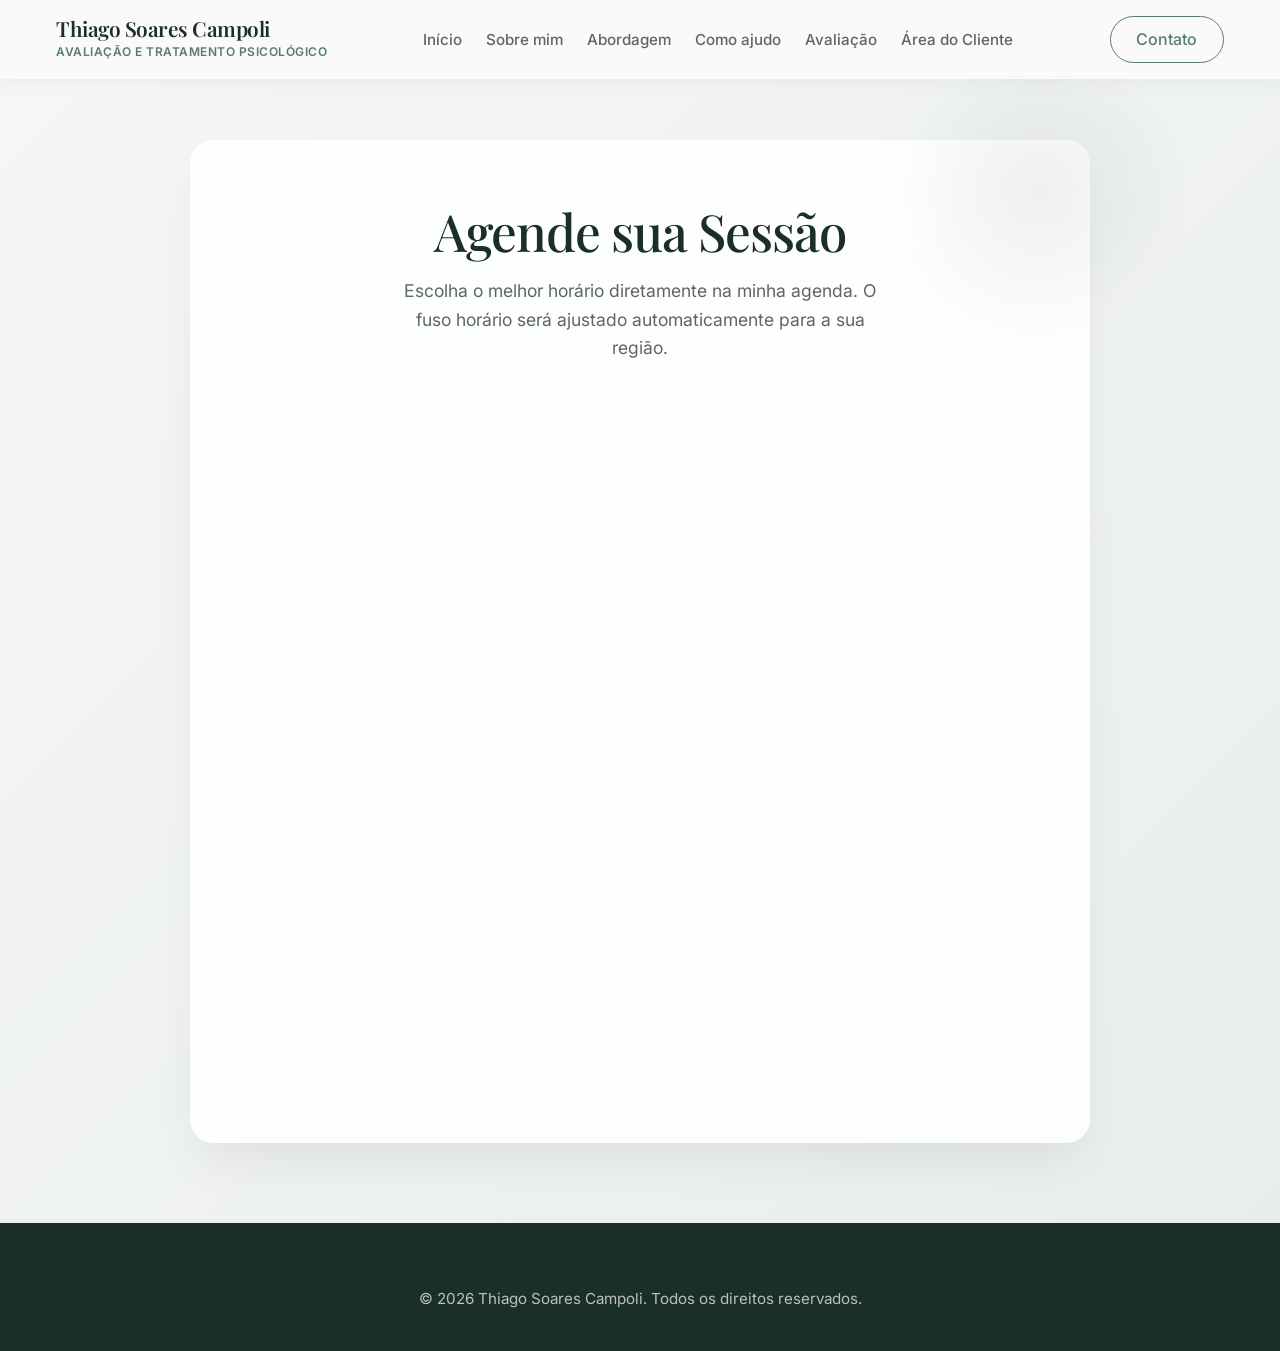
<file: agendamento.html>
<!DOCTYPE html>
<html lang="pt-BR">

<head>
    <meta charset="UTF-8">
    <meta name="viewport" content="width=device-width, initial-scale=1.0">
    <title>Agendamento | Thiago Soares Campoli</title>
    <meta name="description" content="Agende sua sessão de psicoterapia ou avaliação neuropsicológica.">
    <!-- Fonts -->
    <link rel="preconnect" href="https://fonts.googleapis.com">
    <link rel="preconnect" href="https://fonts.gstatic.com" crossorigin>
    <link
        href="https://fonts.googleapis.com/css2?family=Inter:wght@300;400;500;600&family=Playfair+Display:ital,wght@0,400;0,500;0,600;1,400&display=swap"
        rel="stylesheet">
    <link rel="stylesheet" href="styles.css">
    <style>
        :root {
            --glass-bg: rgba(255, 255, 255, 0.85);
            --glass-border: rgba(255, 255, 255, 0.4);
            --accent-soft: rgba(110, 124, 118, 0.1);
        }

        body {
            background: linear-gradient(135deg, #f5f7f6 0%, #e8edec 100%);
            min-height: 100vh;
        }

        .scheduling-container {
            max-width: 900px;
            margin: 140px auto 80px auto;
            padding: 60px;
            background: var(--glass-bg);
            backdrop-filter: blur(20px);
            -webkit-backdrop-filter: blur(20px);
            border-radius: var(--border-radius-lg);
            box-shadow: 0 25px 50px -12px rgba(0, 0, 0, 0.08);
            border: 1px solid var(--glass-border);
            position: relative;
            z-index: 10;
        }

        /* Sophisticated Background Decoration */
        .scheduling-container::before {
            content: '';
            position: absolute;
            top: -100px;
            right: -100px;
            width: 300px;
            height: 300px;
            background: radial-gradient(circle, var(--accent-soft) 0%, transparent 70%);
            z-index: -1;
            border-radius: 50%;
        }

        .step {
            display: none;
            animation: premiumFadeIn 0.8s cubic-bezier(0.16, 1, 0.3, 1) forwards;
        }

        .step.active {
            display: block;
        }

        @keyframes premiumFadeIn {
            from {
                opacity: 0;
                transform: translateY(30px) scale(0.98);
            }

            to {
                opacity: 1;
                transform: translateY(0) scale(1);
            }
        }

        .scheduling-header {
            text-align: center;
            margin-bottom: 50px;
        }

        .scheduling-header h1 {
            font-size: 3.2rem;
            color: var(--color-bg-dark);
            margin-bottom: 15px;
            letter-spacing: -0.02em;
        }

        .scheduling-header p {
            font-size: 1.1rem;
            color: var(--color-text-light);
            max-width: 500px;
            margin: 0 auto;
        }

        /* Progress Bar Redesign */
        .progress-bar {
            display: flex;
            justify-content: center;
            gap: 60px;
            margin-bottom: 60px;
            position: relative;
        }

        .progress-step {
            width: 48px;
            height: 48px;
            border-radius: 50%;
            background: #FFF;
            border: 1px solid var(--color-border);
            display: flex;
            align-items: center;
            justify-content: center;
            position: relative;
            z-index: 2;
            font-weight: 500;
            color: var(--color-text-light);
            transition: all 0.5s cubic-bezier(0.4, 0, 0.2, 1);
            font-size: 0.9rem;
            box-shadow: 0 4px 10px rgba(0, 0, 0, 0.03);
        }

        .progress-step::after {
            content: '';
            position: absolute;
            width: 40px;
            height: 1px;
            background: var(--color-border);
            right: -50px;
            top: 50%;
        }

        .progress-step:last-child::after {
            display: none;
        }

        .progress-step.active {
            border-color: var(--color-bg-primary);
            color: var(--color-bg-primary);
            box-shadow: 0 0 0 6px var(--accent-soft);
            transform: scale(1.1);
        }

        .progress-step.completed {
            background: var(--color-bg-primary);
            border-color: var(--color-bg-primary);
            color: #FFF;
        }

        /* Form Styling */
        .form-group {
            margin-bottom: 30px;
        }

        .form-group label {
            display: block;
            margin-bottom: 12px;
            font-weight: 500;
            font-size: 0.9rem;
            text-transform: uppercase;
            letter-spacing: 0.05em;
            color: var(--color-bg-dark);
            opacity: 0.8;
        }

        .form-group input {
            width: 100%;
            padding: 18px 24px;
            border-radius: var(--border-radius-sm);
            border: 1px solid var(--color-border);
            background: rgba(255, 255, 255, 0.5);
            font-family: var(--font-body);
            font-size: 1.05rem;
            transition: all 0.3s ease;
        }

        .form-group input:focus {
            outline: none;
            border-color: var(--color-bg-primary);
            background: #FFF;
            box-shadow: 0 10px 20px -5px rgba(110, 124, 118, 0.15);
        }

        /* 2D Table Styling */
        .scheduling-table-container {
            overflow-x: auto;
            margin-top: 30px;
            padding-bottom: 15px;
            -webkit-overflow-scrolling: touch;
        }

        .scheduling-table {
            width: 100%;
            min-width: 900px;
            border-collapse: separate;
            border-spacing: 10px;
        }

        .scheduling-table th {
            padding: 15px;
            font-family: var(--font-heading);
            font-size: 1.1rem;
            color: var(--color-bg-dark);
            text-align: center;
            background: rgba(255, 255, 255, 0.5);
            border-radius: var(--border-radius-sm);
            position: sticky;
            top: 0;
            z-index: 5;
        }

        .day-label {
            padding: 15px;
            font-weight: 600;
            color: var(--color-bg-dark);
            background: var(--accent-soft);
            border-radius: var(--border-radius-sm);
            text-align: left;
            width: 120px;
        }

        .time-cell {
            padding: 12px;
            background: #FFF;
            border: 1px solid var(--color-border);
            border-radius: var(--border-radius-sm);
            text-align: center;
            cursor: pointer;
            transition: all 0.3s ease;
            font-size: 0.85rem;
            min-width: 110px;
        }

        .time-cell:hover {
            border-color: var(--color-bg-primary);
            background: var(--color-bg-soft);
            transform: translateY(-3px);
            box-shadow: 0 4px 12px rgba(0, 0, 0, 0.05);
        }

        .time-cell.selected {
            background: var(--color-bg-primary);
            color: white;
            border-color: var(--color-bg-primary);
            box-shadow: 0 5px 15px rgba(110, 124, 118, 0.3);
        }

        .time-cell.disabled {
            opacity: 0.3;
            cursor: not-allowed;
            background: #f0f0f0;
        }

        /* Button Styling */
        .btn-primary.btn-full {
            width: 100%;
            height: 65px;
            justify-content: center;
            font-size: 1.1rem;
            margin-top: 30px;
            background: linear-gradient(to right, var(--color-bg-primary), var(--color-bg-dark));
            border: none;
            box-shadow: 0 15px 35px rgba(63, 71, 68, 0.25);
        }

        .btn-primary.btn-full:hover:not(:disabled) {
            transform: translateY(-4px) scale(1.01);
            box-shadow: 0 20px 40px rgba(63, 71, 68, 0.35);
        }

        .btn-primary:disabled {
            background: #D1D5DB;
            cursor: not-allowed;
            box-shadow: none;
            opacity: 0.7;
        }

        .back-link {
            display: block;
            text-align: center;
            margin-top: 25px;
            color: var(--color-text-light);
            cursor: pointer;
            font-size: 0.9rem;
            font-weight: 500;
            transition: color 0.3s;
        }

        .back-link:hover {
            color: var(--color-bg-primary);
        }

        /* Confirmation Card */
        .confirmation-card {
            padding: 20px 0;
        }

        .check-circle {
            width: 80px;
            height: 80px;
            background: #F0FDF4;
            color: #16A34A;
            border-radius: 50%;
            display: flex;
            align-items: center;
            justify-content: center;
            font-size: 2.5rem;
            margin: 0 auto 30px auto;
            border: 2px solid #DCFCE7;
        }

        @media (max-width: 768px) {
            .scheduling-container {
                padding: 40px 20px;
                margin-top: 100px;
            }

            .time-grid {
                grid-template-columns: 1fr 1fr;
            }

            .progress-bar {
                gap: 30px;
            }
        }
    </style>
</head>

<body>
    <!-- Header -->
    <header class="navbar scrolled">
        <div class="container navbar-content">
            <a href="index.html#inicio" class="logo-container">
                <span class="logo">Thiago Soares Campoli</span>
                <span class="logo-subtitle">Avaliação e Tratamento Psicológico</span>
            </a>
            <nav>
                <ul class="nav-links">
                    <li><a href="index.html#inicio">Início</a></li>
                    <li><a href="index.html#sobre">Sobre mim</a></li>
                    <li><a href="index.html#abordagem">Abordagem</a></li>
                    <li><a href="index.html#ajuda">Como ajudo</a></li>
                    <li><a href="index.html#avaliacao">Avaliação</a></li>
                    <li><a href="login.html" class="nav-highlight">Área do Cliente</a></li>
                </ul>
            </nav>
            <a href="index.html#contato" class="btn-nav">Contato</a>
        </div>
    </header>

    <main class="container">
        <div class="scheduling-container">
            <div class="scheduling-header text-center" style="margin-bottom: 20px;">
                <h1>Agende sua Sessão</h1>
                <p>Escolha o melhor horário diretamente na minha agenda. O fuso horário será ajustado automaticamente
                    para a sua região.</p>
            </div>

            <!-- Calendly inline widget begin -->
            <div class="calendly-inline-widget" data-url="https://calendly.com/psi-thiagocampoli?hide_gdpr_banner=1"
                style="min-width:320px;height:700px;"></div>
            <script type="text/javascript" src="https://assets.calendly.com/assets/external/widget.js" async></script>
            <!-- Calendly inline widget end -->
        </div>
    </main>

    <footer class="footer text-center">
        <div class="container">
            <p>&copy; 2026 Thiago Soares Campoli. Todos os direitos reservados.</p>
        </div>
    </footer>

    <!-- Custom Script removed in favor of Calendly embed -->
</body>
</html>
</file>
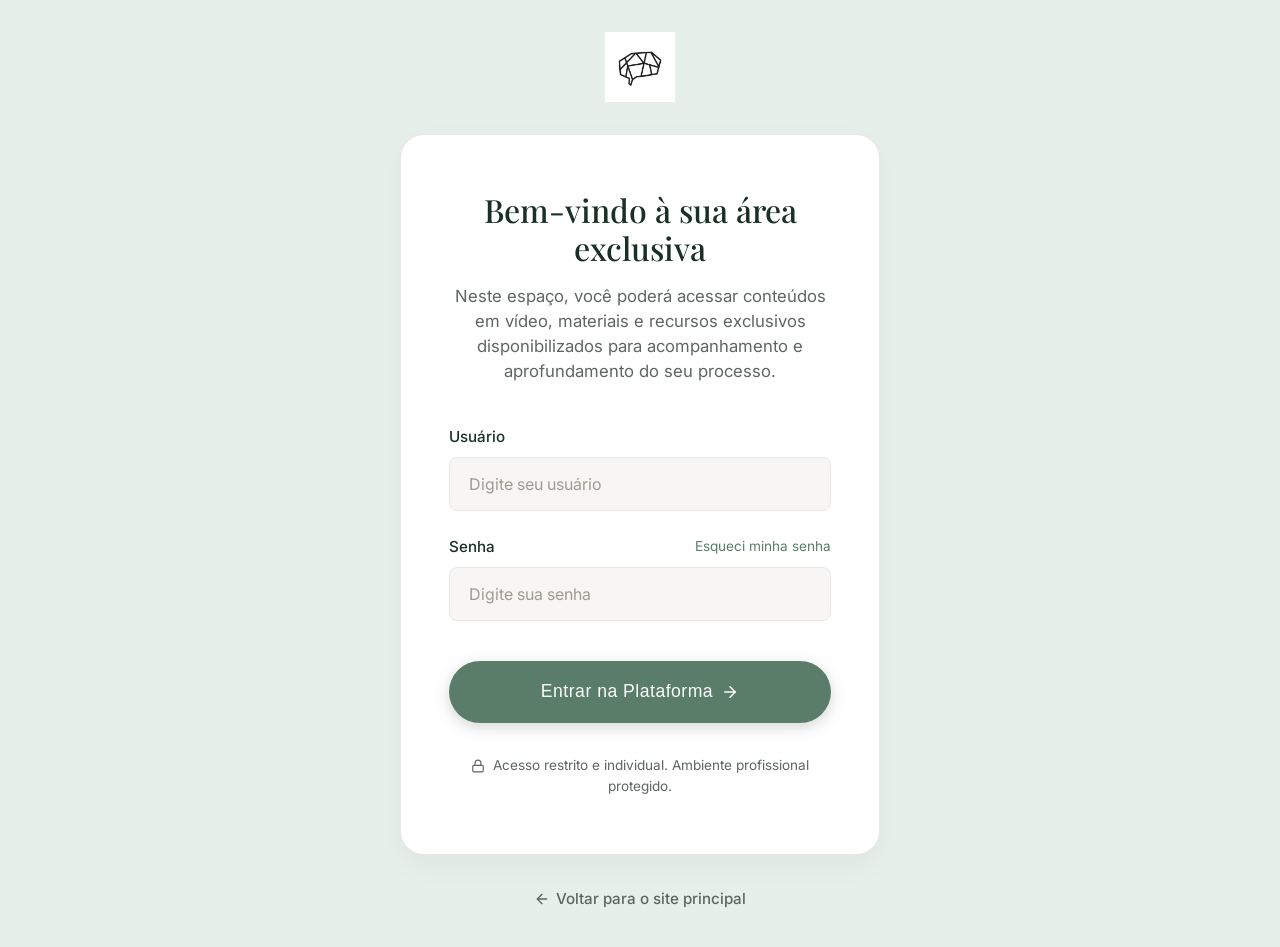
<file: login.html>
<!DOCTYPE html>
<html lang="pt-BR">
<head>
    <meta charset="UTF-8">
    <meta name="viewport" content="width=device-width, initial-scale=1.0">
    <title>Login - Plataforma de Vídeos | Thiago Soares Campoli</title>
    <meta name="description" content="Acesso exclusivo para pacientes a conteúdos, vídeos e materiais de acompanhamento psicológico.">
    <!-- Fonts -->
    <link rel="preconnect" href="https://fonts.googleapis.com">
    <link rel="preconnect" href="https://fonts.gstatic.com" crossorigin>
    <link href="https://fonts.googleapis.com/css2?family=Inter:wght@300;400;500;600&family=Playfair+Display:ital,wght@0,400;0,500;0,600;1,400&display=swap" rel="stylesheet">
    <link rel="stylesheet" href="styles.css">
</head>
<body class="login-page">
    
    <div class="login-container fade-in-up">
        <a href="index.html" class="login-logo-link">
            <img src="assets/logo.png" alt="Logo Thiago Soares Campoli" class="login-logo" onerror="this.style.display='none'; document.getElementById('logo-text-login').style.display='block';">
            <span id="logo-text-login" style="display: none;" class="logo">Thiago Soares Campoli</span>
        </a>

        <div class="login-card">
            <div class="login-header text-center">
                <h2>Bem-vindo à sua área exclusiva</h2>
                <p>Neste espaço, você poderá acessar conteúdos em vídeo, materiais e recursos exclusivos disponibilizados para acompanhamento e aprofundamento do seu processo.</p>
            </div>

            <form class="login-form" id="loginForm" onsubmit="event.preventDefault();">
                <div class="form-group">
                    <label for="username">Usuário</label>
                    <input type="text" id="username" name="username" class="form-input" placeholder="Digite seu usuário" required>
                </div>
                
                <div class="form-group">
                    <div class="password-header">
                        <label for="password">Senha</label>
                        <a href="javascript:void(0);" class="forgot-password">Esqueci minha senha</a>
                    </div>
                    <input type="password" id="password" name="password" class="form-input" placeholder="Digite sua senha" required>
                </div>

                <div id="loginError" style="color: #d9534f; display: none; margin-bottom: 15px; text-align: center; font-size: 0.9rem; font-weight: 500;">
                    Usuário ou senha incorretos.
                </div>

                <button type="submit" class="btn-primary btn-login">
                    Entrar na Plataforma
                    <svg xmlns="http://www.w3.org/2000/svg" width="18" height="18" viewBox="0 0 24 24" fill="none" stroke="currentColor" stroke-width="2" stroke-linecap="round" stroke-linejoin="round" style="margin-left: 8px;"><line x1="5" y1="12" x2="19" y2="12"></line><polyline points="12 5 19 12 12 19"></polyline></svg>
                </button>
            </form>

            <div class="login-footer text-center mt-md">
                <p class="security-notice">
                    <svg xmlns="http://www.w3.org/2000/svg" width="14" height="14" viewBox="0 0 24 24" fill="none" stroke="currentColor" stroke-width="2" stroke-linecap="round" stroke-linejoin="round" style="margin-right: 4px; vertical-align: middle;"><rect x="3" y="11" width="18" height="11" rx="2" ry="2"></rect><path d="M7 11V7a5 5 0 0 1 10 0v4"></path></svg>
                    Acesso restrito e individual. Ambiente profissional protegido.
                </p>
            </div>
        </div>

        <div class="login-back mt-md text-center">
            <a href="index.html" class="back-link">
                <svg xmlns="http://www.w3.org/2000/svg" width="16" height="16" viewBox="0 0 24 24" fill="none" stroke="currentColor" stroke-width="2" stroke-linecap="round" stroke-linejoin="round" style="margin-right: 6px;"><line x1="19" y1="12" x2="5" y2="12"></line><polyline points="12 19 5 12 12 5"></polyline></svg>
                Voltar para o site principal
            </a>
        </div>
    </div>

    <script>
        // Simple script to trigger the reveal animation on load
        document.addEventListener('DOMContentLoaded', () => {
            setTimeout(() => {
                document.querySelectorAll('.fade-in-up').forEach(el => {
                    el.classList.add('visible');
                });
            }, 100);
        });
    </script>
    <script src="script.js"></script>
</body>
</html>
</file>
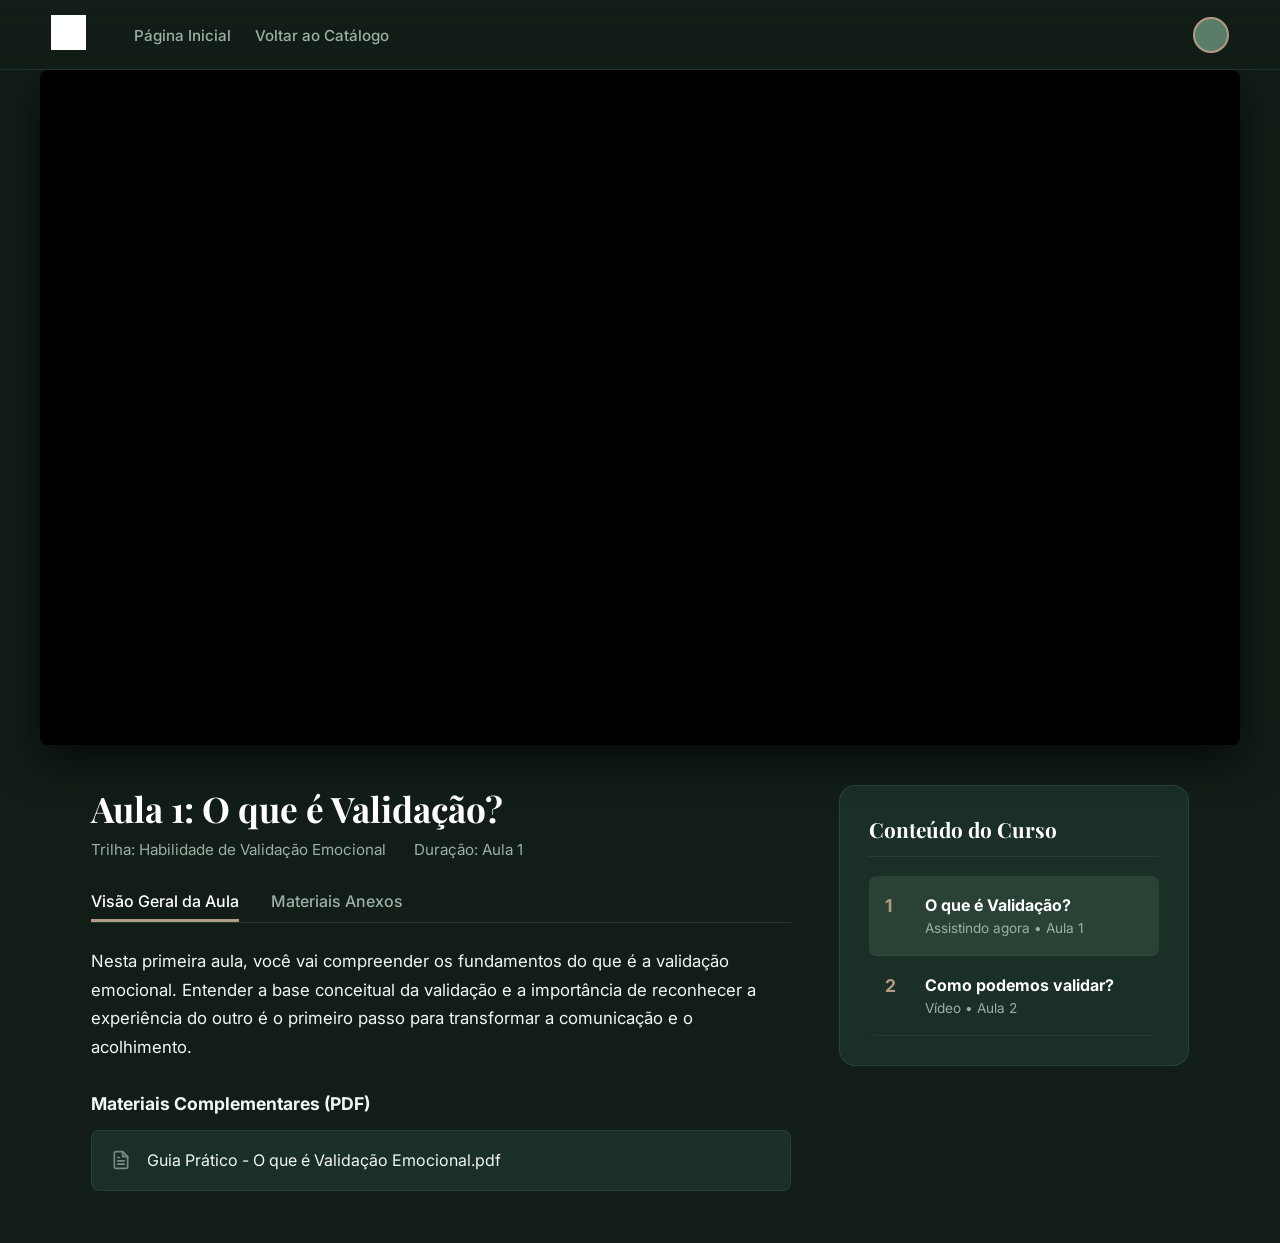
<file: plataforma-curso.html>
<!DOCTYPE html>
<html lang="pt-BR">
<head>
    <meta charset="UTF-8">
    <meta name="viewport" content="width=device-width, initial-scale=1.0">
    <title>Habilidade de Validação Emocional | Thiago Soares Campoli</title>
    <link rel="stylesheet" href="platform-styles.css">
    <style>
        .video-container iframe {
            width: 100%;
            height: 100%;
            border: 0;
        }
        .episode {
            cursor: pointer;
        }
    </style>
</head>
<body>

    <!-- Navbar -->
    <nav class="ead-navbar" id="navbar" style="background-color: var(--bg-nav);">
        <div class="ead-nav-left">
            <a href="plataforma.html" class="ead-logo">
                <img src="assets/logo.png" alt="Logo Thiago Soares Campoli" onerror="this.outerHTML='<h3 style=\'color:white;\'>Thiago Soares</h3>'">
            </a>
            <ul class="ead-menu">
                <li><a href="plataforma.html">Página Inicial</a></li>
                <li><a href="plataforma.html">Voltar ao Catálogo</a></li>
            </ul>
        </div>
        <div class="ead-nav-right">
            <div class="profile-avatar" title="Meu Perfil"></div>
        </div>
    </nav>

    <div class="player-layout">
        <!-- Video Area Player (Vídeo Inicial: Aula 1 - O que é validação) -->
        <div class="video-container">
            <iframe id="main-video-player" 
                    src="https://www.youtube.com/embed/B4gMafozt4g?rel=0&autoplay=0" 
                    title="Player de Vídeo" 
                    allow="accelerometer; autoplay; clipboard-write; encrypted-media; gyroscope; picture-in-picture; web-share" 
                    allowfullscreen>
            </iframe>
        </div>

        <div class="course-content-grid">
            <!-- Left Column: Details -->
            <div class="course-details">
                <div class="course-header">
                    <h1 id="lesson-title">Aula 1: O que é Validação?</h1>
                    <div class="course-meta">
                        <span>Trilha: Habilidade de Validação Emocional</span>
                        <span id="lesson-duration">Duração: Aula 1</span>
                    </div>
                </div>

                <div class="course-tabs">
                    <div class="tab active">Visão Geral da Aula</div>
                    <div class="tab">Materiais Anexos</div>
                </div>

                <p class="course-desc" id="lesson-desc">
                    Nesta primeira aula, você vai compreender os fundamentos do que é a validação emocional. Entender a base conceitual da validação e a importância de reconhecer a experiência do outro é o primeiro passo para transformar a comunicação e o acolhimento.
                </p>

                <h3 style="margin-top: 2rem; margin-bottom: 1rem; font-size: 1.1rem;">Materiais Complementares (PDF)</h3>
                <div class="materials-list">
                    <a href="#" class="material-item">
                        <svg xmlns="http://www.w3.org/2000/svg" width="20" height="20" viewBox="0 0 24 24" fill="none" stroke="currentColor" stroke-width="2" stroke-linecap="round" stroke-linejoin="round" style="color:#788C83;"><path d="M14 2H6a2 2 0 0 0-2 2v16a2 2 0 0 0 2 2h12a2 2 0 0 0 2-2V8z"></path><polyline points="14 2 14 8 20 8"></polyline><line x1="16" y1="13" x2="8" y2="13"></line><line x1="16" y1="17" x2="8" y2="17"></line><polyline points="10 9 9 9 8 9"></polyline></svg>
                        Guia Prático - O que é Validação Emocional.pdf
                    </a>
                </div>
            </div>

            <!-- Right Column: Lesson List -->
            <div class="episodes-panel">
                <h3 class="episodes-title">Conteúdo do Curso</h3>
                
                <div class="episode active" 
                     data-video-id="B4gMafozt4g" 
                     data-title="Aula 1: O que é Validação?" 
                     data-duration="Duração: Aula 1" 
                     data-desc="Nesta primeira aula, você vai compreender os fundamentos do que é a validação emocional. Entender a base conceitual da validação e a importância de reconhecer a experiência do outro é o primeiro passo para transformar a comunicação e o acolhimento.">
                    <div class="episode-num">1</div>
                    <div class="episode-info">
                        <h4>O que é Validação?</h4>
                        <p class="episode-status">Assistindo agora • Aula 1</p>
                    </div>
                </div>

                <div class="episode" 
                     data-video-id="LmtlvGxiAbU" 
                     data-title="Aula 2: Como podemos validar?" 
                     data-duration="Duração: Aula 2" 
                     data-desc="Na segunda aula, passamos para a prática: como você pode validar emoções na prática cotidiana? Veja atitudes concretas e frases de acolhimento para exercitar a validação.">
                    <div class="episode-num">2</div>
                    <div class="episode-info">
                        <h4>Como podemos validar?</h4>
                        <p class="episode-status">Vídeo • Aula 2</p>
                    </div>
                </div>

            </div>
        </div>
    </div>

    <script>
        document.querySelectorAll('.episode[data-video-id]').forEach(episode => {
            episode.addEventListener('click', () => {
                // Update active state
                document.querySelectorAll('.episode').forEach(e => {
                    e.classList.remove('active');
                    const status = e.querySelector('.episode-status');
                    if (status) {
                        status.textContent = status.textContent.replace('Assistindo agora •', 'Vídeo •');
                    }
                });
                
                episode.classList.add('active');
                const status = episode.querySelector('.episode-status');
                if (status && !status.textContent.includes('Assistindo agora')) {
                    status.textContent = status.textContent.replace('Vídeo •', 'Assistindo agora •');
                }

                // Update iframe
                const videoId = episode.getAttribute('data-video-id');
                const player = document.getElementById('main-video-player');
                player.src = `https://www.youtube.com/embed/${videoId}?autoplay=1&rel=0`;

                // Update title & description
                document.getElementById('lesson-title').textContent = episode.getAttribute('data-title');
                document.getElementById('lesson-duration').textContent = episode.getAttribute('data-duration');
                document.getElementById('lesson-desc').textContent = episode.getAttribute('data-desc');
            });
        });
    </script>
</body>
</html>
</file>
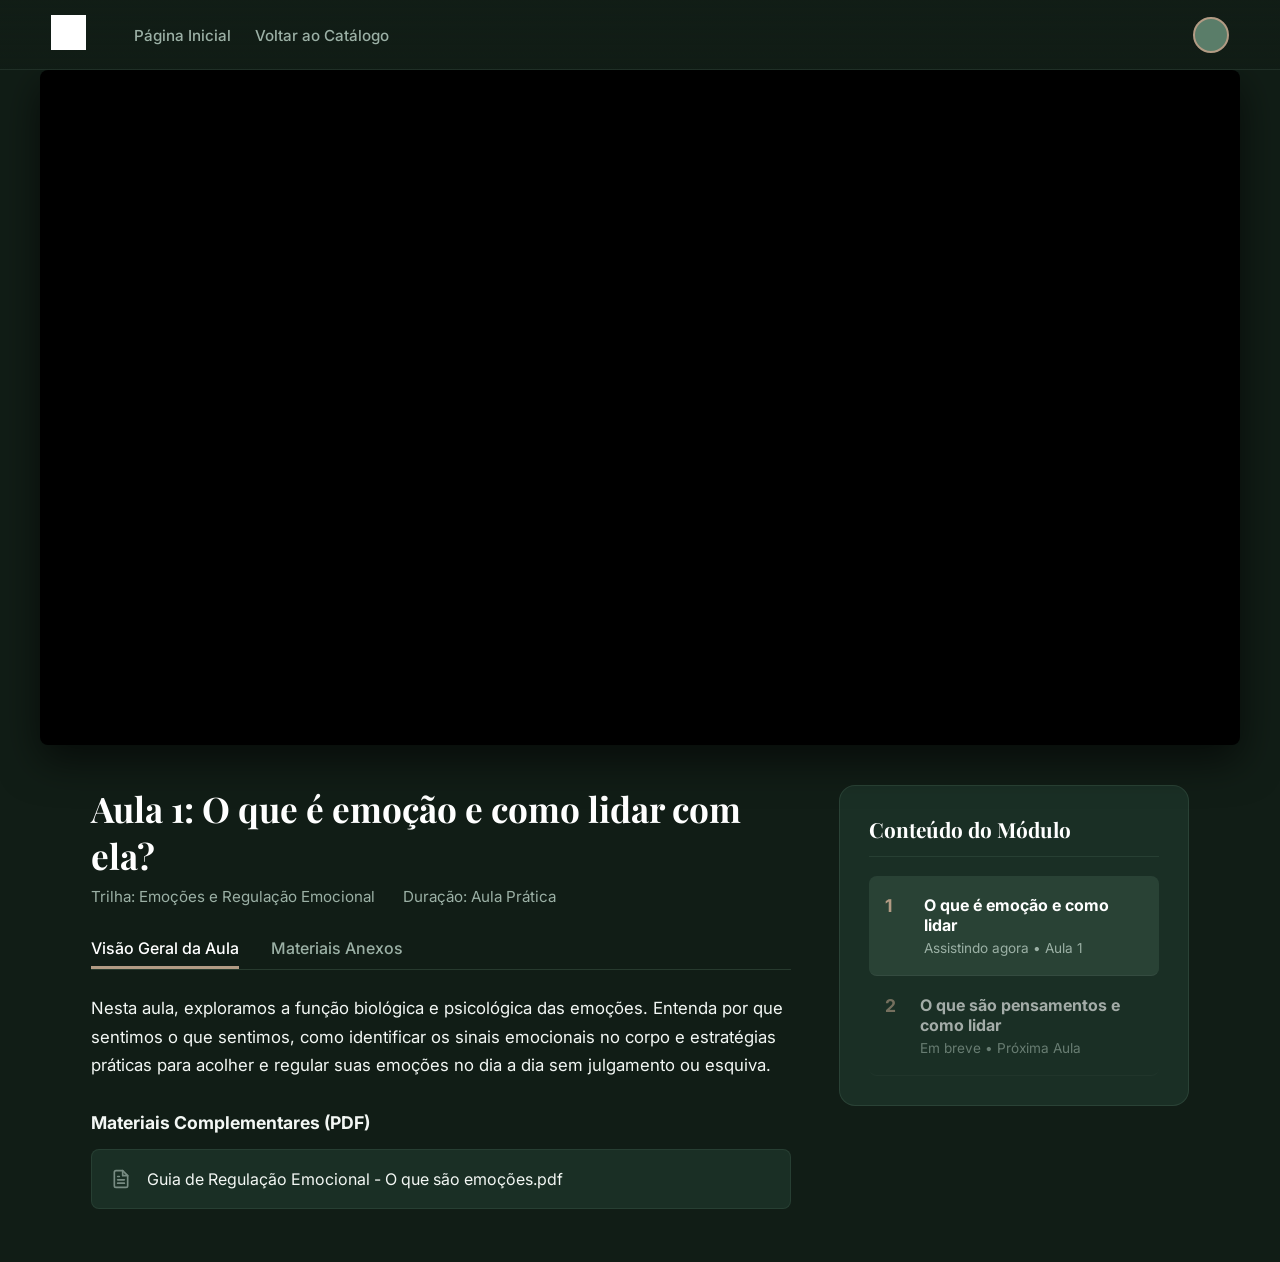
<file: plataforma-emocoes.html>
<!DOCTYPE html>
<html lang="pt-BR">
<head>
    <meta charset="UTF-8">
    <meta name="viewport" content="width=device-width, initial-scale=1.0">
    <title>O que é Emoção e Como Lidar | Thiago Soares Campoli</title>
    <link rel="stylesheet" href="platform-styles.css">
    <style>
        .video-container iframe {
            width: 100%;
            height: 100%;
            border: 0;
        }
        .episode {
            cursor: pointer;
        }
    </style>
</head>
<body>

    <!-- Navbar -->
    <nav class="ead-navbar" id="navbar" style="background-color: var(--bg-nav);">
        <div class="ead-nav-left">
            <a href="plataforma.html" class="ead-logo">
                <img src="assets/logo.png" alt="Logo Thiago Soares Campoli" onerror="this.outerHTML='<h3 style=\'color:white; font-family:serif;\'>Thiago Soares Campoli</h3>'">
            </a>
            <ul class="ead-menu">
                <li><a href="plataforma.html">Página Inicial</a></li>
                <li><a href="plataforma.html">Voltar ao Catálogo</a></li>
            </ul>
        </div>
        <div class="ead-nav-right">
            <div class="profile-avatar" title="Meu Perfil"></div>
        </div>
    </nav>

    <div class="player-layout">
        <!-- Video Area Player -->
        <div class="video-container">
            <iframe id="main-video-player" 
                    src="https://www.youtube.com/embed/9M6_Ha2NLkg?rel=0&autoplay=0" 
                    title="Player de Vídeo - O que é Emoção" 
                    allow="accelerometer; autoplay; clipboard-write; encrypted-media; gyroscope; picture-in-picture; web-share" 
                    allowfullscreen>
            </iframe>
        </div>

        <div class="course-content-grid">
            <!-- Left Column: Details -->
            <div class="course-details">
                <div class="course-header">
                    <h1 id="lesson-title">Aula 1: O que é emoção e como lidar com ela?</h1>
                    <div class="course-meta">
                        <span>Trilha: Emoções e Regulação Emocional</span>
                        <span id="lesson-duration">Duração: Aula Prática</span>
                    </div>
                </div>

                <div class="course-tabs">
                    <div class="tab active">Visão Geral da Aula</div>
                    <div class="tab">Materiais Anexos</div>
                </div>

                <p class="course-desc" id="lesson-desc">
                    Nesta aula, exploramos a função biológica e psicológica das emoções. Entenda por que sentimos o que sentimos, como identificar os sinais emocionais no corpo e estratégias práticas para acolher e regular suas emoções no dia a dia sem julgamento ou esquiva.
                </p>

                <h3 style="margin-top: 2rem; margin-bottom: 1rem; font-size: 1.1rem;">Materiais Complementares (PDF)</h3>
                <div class="materials-list">
                    <a href="#" class="material-item">
                        <svg xmlns="http://www.w3.org/2000/svg" width="20" height="20" viewBox="0 0 24 24" fill="none" stroke="currentColor" stroke-width="2" stroke-linecap="round" stroke-linejoin="round" style="color:#788C83;"><path d="M14 2H6a2 2 0 0 0-2 2v16a2 2 0 0 0 2 2h12a2 2 0 0 0 2-2V8z"></path><polyline points="14 2 14 8 20 8"></polyline><line x1="16" y1="13" x2="8" y2="13"></line><line x1="16" y1="17" x2="8" y2="17"></line><polyline points="10 9 9 9 8 9"></polyline></svg>
                        Guia de Regulação Emocional - O que são emoções.pdf
                    </a>
                </div>
            </div>

            <!-- Right Column: Lesson List -->
            <div class="episodes-panel">
                <h3 class="episodes-title">Conteúdo do Módulo</h3>
                
                <div class="episode active" 
                     data-video-id="9M6_Ha2NLkg" 
                     data-title="Aula 1: O que é emoção e como lidar com ela?" 
                     data-duration="Duração: Aula Prática" 
                     data-desc="Nesta aula, exploramos a função biológica e psicológica das emoções. Entenda por que sentimos o que sentimos, como identificar os sinais emocionais no corpo e estratégias práticas para acolher e regular suas emoções no dia a dia sem julgamento ou esquiva.">
                    <div class="episode-num">1</div>
                    <div class="episode-info">
                        <h4>O que é emoção e como lidar</h4>
                        <p class="episode-status">Assistindo agora • Aula 1</p>
                    </div>
                </div>

                <div class="episode" style="opacity: 0.6; cursor: default;">
                    <div class="episode-num">2</div>
                    <div class="episode-info">
                        <h4>O que são pensamentos e como lidar</h4>
                        <p>Em breve • Próxima Aula</p>
                    </div>
                </div>

            </div>
        </div>
    </div>

</body>
</html>
</file>
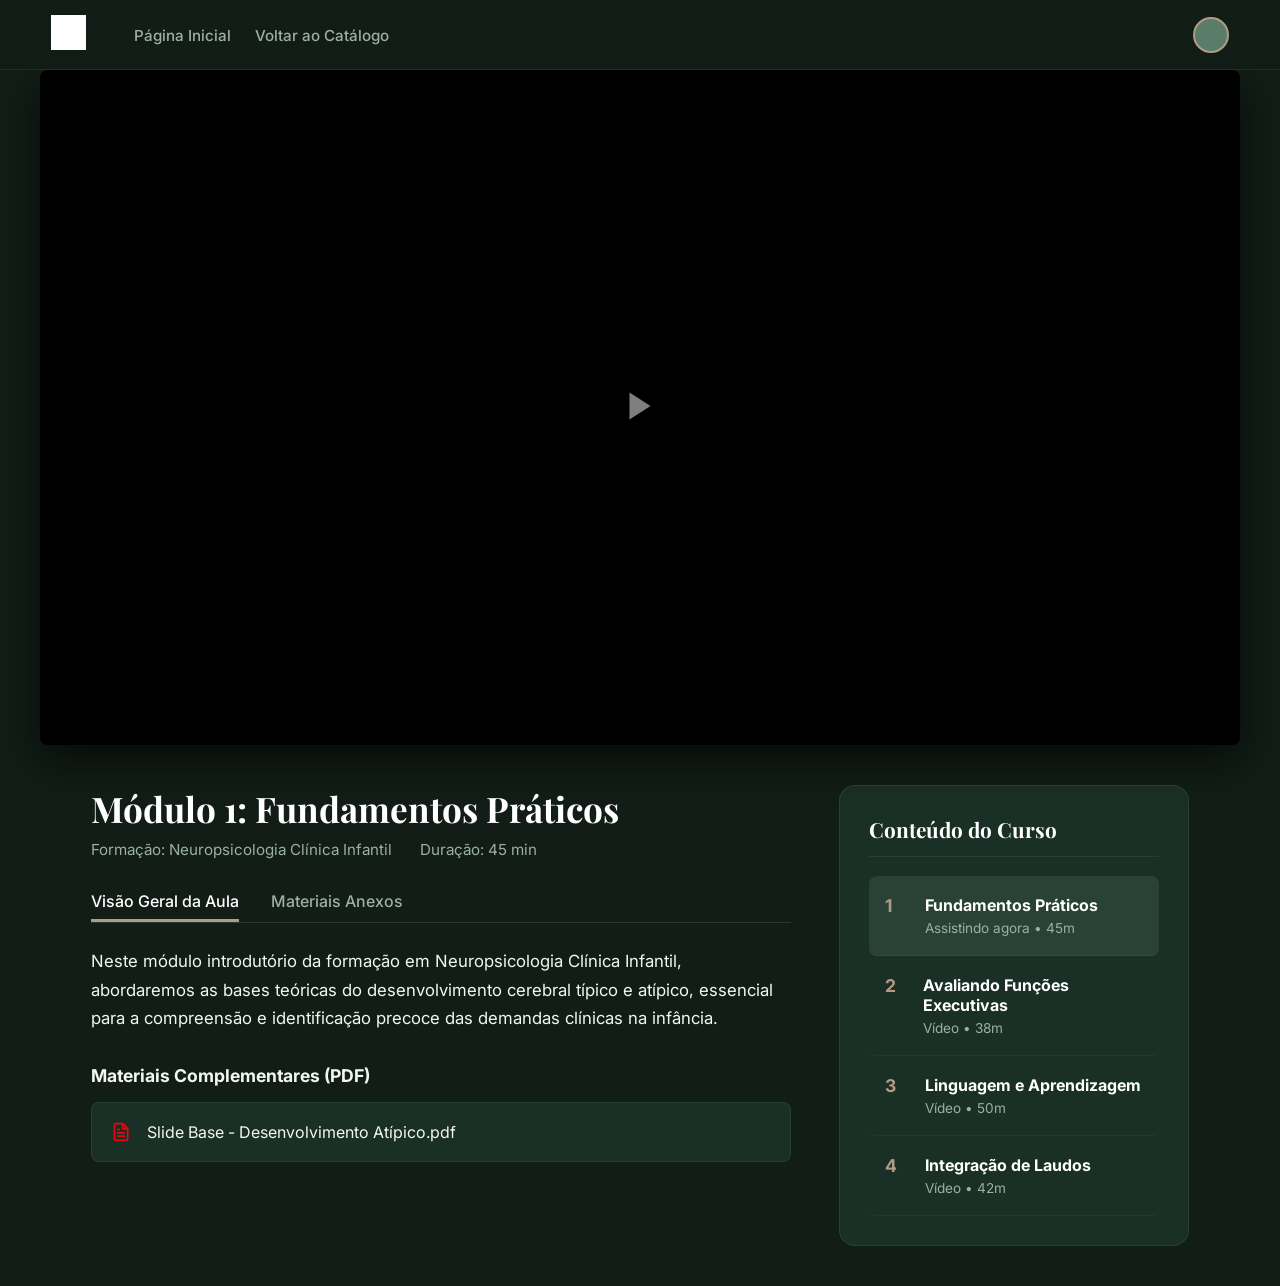
<file: plataforma-neuro.html>
<!DOCTYPE html>
<html lang="pt-BR">
<head>
    <meta charset="UTF-8">
    <meta name="viewport" content="width=device-width, initial-scale=1.0">
    <title>Aula 1 - Neuropsicologia Infantil | Thiago Soares Campoli</title>
    <link rel="stylesheet" href="platform-styles.css">
</head>
<body>

    <!-- Navbar -->
    <nav class="ead-navbar" id="navbar" style="background-color: var(--bg-nav);">
        <div class="ead-nav-left">
            <a href="plataforma.html" class="ead-logo">
                <img src="assets/logo.png" alt="Logo Thiago Soares Campoli" onerror="this.outerHTML='<h3 style=\'color:white;\'>Thiago Soares</h3>'">
            </a>
            <ul class="ead-menu">
                <li><a href="plataforma.html">Página Inicial</a></li>
                <li><a href="plataforma.html">Voltar ao Catálogo</a></li>
            </ul>
        </div>
        <div class="ead-nav-right">
            <div class="profile-avatar" title="Meu Perfil"></div>
        </div>
    </nav>

    <div class="player-layout">
        <!-- Video Area Placeholder -->
        <div class="video-container" style="background-image: url('https://images.unsplash.com/photo-1544367567-0f2fcb009e0b?ixlib=rb-4.0.3&auto=format&fit=crop&w=1920&q=80'); background-size: cover; background-position: center;">
            <div style="position: absolute; top:0; left:0; right:0; bottom:0; background: rgba(0,0,0,0.5);"></div>
            <div class="fake-play">
                <svg xmlns="http://www.w3.org/2000/svg" width="36" height="36" viewBox="0 0 24 24" fill="white"><polygon points="5 3 19 12 5 21 5 3"></polygon></svg>
            </div>
            <!-- In a real scenario, an iframe like YouTube/Vimeo/Hotmart Player goes here -->
        </div>

        <div class="course-content-grid">
            <!-- Left Column: Details -->
            <div class="course-details">
                <div class="course-header">
                    <h1>Módulo 1: Fundamentos Práticos</h1>
                    <div class="course-meta">
                        <span>Formação: Neuropsicologia Clínica Infantil</span>
                        <span>Duração: 45 min</span>
                    </div>
                </div>

                <div class="course-tabs">
                    <div class="tab active">Visão Geral da Aula</div>
                    <div class="tab">Materiais Anexos</div>
                </div>

                <p class="course-desc">
                    Neste módulo introdutório da formação em Neuropsicologia Clínica Infantil, abordaremos as bases teóricas do desenvolvimento cerebral típico e atípico, essencial para a compreensão e identificação precoce das demandas clínicas na infância.
                </p>

                <h3 style="margin-top: 2rem; margin-bottom: 1rem; font-size: 1.1rem;">Materiais Complementares (PDF)</h3>
                <div class="materials-list">
                    <a href="#" class="material-item">
                        <svg xmlns="http://www.w3.org/2000/svg" width="20" height="20" viewBox="0 0 24 24" fill="none" stroke="currentColor" stroke-width="2" stroke-linecap="round" stroke-linejoin="round" style="color:#e50914;"><path d="M14 2H6a2 2 0 0 0-2 2v16a2 2 0 0 0 2 2h12a2 2 0 0 0 2-2V8z"></path><polyline points="14 2 14 8 20 8"></polyline><line x1="16" y1="13" x2="8" y2="13"></line><line x1="16" y1="17" x2="8" y2="17"></line><polyline points="10 9 9 9 8 9"></polyline></svg>
                        Slide Base - Desenvolvimento Atípico.pdf
                    </a>
                </div>
            </div>

            <!-- Right Column: Lesson List -->
            <div class="episodes-panel">
                <h3 class="episodes-title">Conteúdo do Curso</h3>
                
                <div class="episode active">
                    <div class="episode-num">1</div>
                    <div class="episode-info">
                        <h4>Fundamentos Práticos</h4>
                        <p>Assistindo agora • 45m</p>
                    </div>
                </div>

                <div class="episode">
                    <div class="episode-num">2</div>
                    <div class="episode-info">
                        <h4>Avaliando Funções Executivas</h4>
                        <p>Vídeo • 38m</p>
                    </div>
                </div>

                <div class="episode">
                    <div class="episode-num">3</div>
                    <div class="episode-info">
                        <h4>Linguagem e Aprendizagem</h4>
                        <p>Vídeo • 50m</p>
                    </div>
                </div>

                <div class="episode">
                    <div class="episode-num">4</div>
                    <div class="episode-info">
                        <h4>Integração de Laudos</h4>
                        <p>Vídeo • 42m</p>
                    </div>
                </div>

            </div>
        </div>
    </div>

</body>
</html>
</file>
<file: styles.css>
/* =========================================
   Psychologist Website - Core Styles
   ========================================= */

:root {
    /* Color Palette - Suave, Calma, Confiança */
    --color-bg-main: #F3F7F4;       /* Verde musgo extremamente claro e sutil (fundo principal) */
    --color-bg-soft: #E6EFE9;       /* Verde claro ligeiramente mais fechado (fundo secundário) */
    --color-bg-primary: #5A7D69;    /* Verde musgo claro e vibrante */
    --color-bg-dark: #1A2F25;       /* Verde escuro bem profundo (tons de noite/floresta) */
    
    --color-text-main: #1D2420;     /* Muito escuro, harmonizando com o fundo verde */
    --color-text-light: #5E6662;    /* Para subtítulos e textos secundários */
    --color-text-inverse: #FCFCFC;  /* Branco puro para textos sobre fundos escuros */
    
    --color-accent: #B29B84;        /* Tom de terra/areia quente para detalhes e ícones */
    --color-card-bg: #FFFFFF;
    --color-border: #E8E8E8;

    /* Typography */
    --font-heading: 'Playfair Display', serif; /* Elegante, transmite profundidade */
    --font-body: 'Inter', sans-serif;          /* Minimalista, limpa e legível */
    
    /* Spacing */
    --spacing-xs: 0.5rem;   /* 8px  */
    --spacing-sm: 1rem;     /* 16px */
    --spacing-md: 2rem;     /* 32px */
    --spacing-lg: 4rem;     /* 64px */
    --spacing-xl: 6rem;     /* 96px */
    
    /* Utility */
    --border-radius-sm: 8px;
    --border-radius-md: 16px;
    --border-radius-lg: 24px;
    --transition-fast: 0.3s ease;
    --transition-slow: 0.5s cubic-bezier(0.25, 1, 0.5, 1);
    
    --box-shadow-soft: 0 10px 30px rgba(0, 0, 0, 0.04);
    --box-shadow-hover: 0 15px 40px rgba(0, 0, 0, 0.08);
}

/* =========================================
   Reset & Base globally
   ========================================= */
* {
    margin: 0;
    padding: 0;
    box-sizing: border-box;
    -webkit-font-smoothing: antialiased;
    -moz-osx-font-smoothing: grayscale;
}

html {
    scroll-behavior: smooth;
    scroll-padding-top: 100px;
}

body {
    font-family: var(--font-body);
    background-color: var(--color-bg-main);
    color: var(--color-text-main);
    line-height: 1.6;
    overflow-x: hidden;
}

/* Typography Base */
h1, h2, h3, h4, h5, h6 {
    font-family: var(--font-heading);
    font-weight: 500;
    line-height: 1.2;
    color: inherit;
}

p {
    margin-bottom: var(--spacing-sm);
    color: var(--color-text-light);
}

a {
    text-decoration: none;
    color: inherit;
    transition: color var(--transition-fast);
}

ul {
    list-style: none;
}

/* Utilities */
.container {
    max-width: 1200px;
    margin: 0 auto;
    padding: 0 var(--spacing-sm);
}

.text-center { text-align: center; }
.text-inverse { color: var(--color-text-inverse); }
.text-inverse p { color: rgba(255, 255, 255, 0.85); }

.bg-soft { background-color: var(--color-bg-soft); }
.bg-primary { background-color: var(--color-bg-primary); }
.bg-dark { background-color: var(--color-bg-dark); }

.mt-md { margin-top: var(--spacing-md); }
.mt-lg { margin-top: var(--spacing-lg); }
.mb-md { margin-bottom: var(--spacing-md); }

/* Common Section Styles */
section {
    padding: var(--spacing-xl) 0;
}

.section-title {
    font-size: 2.8rem;
    margin-bottom: var(--spacing-md);
    position: relative;
    color: var(--color-bg-dark);
}

.text-inverse .section-title {
    color: var(--color-text-inverse);
}

.section-subtitle {
    font-size: 1.15rem;
    max-width: 700px;
    margin: 0 auto;
}

/* =========================================
   Buttons
   ========================================= */
.btn-primary {
    display: inline-flex;
    align-items: center;
    background-color: var(--color-bg-primary);
    color: var(--color-text-inverse);
    padding: 1rem 2rem;
    border-radius: 50px;
    font-weight: 500;
    font-size: 1rem;
    letter-spacing: 0.5px;
    transition: all var(--transition-fast);
    border: 1px solid transparent;
    box-shadow: 0 4px 15px rgba(110, 124, 118, 0.3);
}

.btn-primary:hover {
    background-color: var(--color-bg-dark);
    transform: translateY(-2px);
    box-shadow: 0 8px 25px rgba(63, 71, 68, 0.4);
    color: var(--color-text-inverse);
}

.btn-large {
    padding: 1.2rem 2.5rem;
    font-size: 1.1rem;
}

/* =========================================
   Navbar (Header)
   ========================================= */
.navbar {
    position: fixed;
    top: 0;
    left: 0;
    width: 100%;
    z-index: 1000;
    padding: 1.5rem 0;
    background-color: transparent;
    transition: all var(--transition-fast);
}

.navbar.scrolled {
    background-color: rgba(250, 250, 250, 0.96);
    backdrop-filter: blur(12px);
    padding: 1rem 0;
    box-shadow: 0 2px 20px rgba(0, 0, 0, 0.05);
}

.navbar-content {
    display: flex;
    justify-content: space-between;
    align-items: center;
}

.logo-container {
    display: flex;
    flex-direction: column;
}

.logo {
    font-family: var(--font-heading);
    font-size: 1.3rem;
    font-weight: 600;
    letter-spacing: -0.5px;
    color: var(--color-bg-dark);
    line-height: 1.1;
}

.logo-subtitle {
    font-size: 0.75rem;
    color: var(--color-bg-primary);
    font-weight: 600;
    letter-spacing: 0.5px;
    text-transform: uppercase;
    margin-top: 2px;
    white-space: nowrap;
}

.nav-links {
    display: flex;
    gap: 1.5rem; /* Reduzido de 2.5rem para caber tudo em uma linha */
}

.nav-links a {
    font-size: 0.95rem;
    font-weight: 500;
    color: var(--color-text-light);
    position: relative;
    padding-bottom: 4px;
    white-space: nowrap; /* Evita que o texto quebre de linha ("Como ajudo") */
}

.nav-links a:hover {
    color: var(--color-text-main);
}

.nav-links a::after {
    content: '';
    position: absolute;
    width: 0;
    height: 1px;
    bottom: 0;
    left: 0;
    background-color: var(--color-bg-primary);
    transition: width var(--transition-fast);
}

.nav-links a:hover::after {
    width: 100%;
}

.btn-nav {
    border: 1px solid var(--color-bg-primary);
    padding: 0.6rem 1.6rem;
    border-radius: 50px;
    font-weight: 500;
    color: var(--color-bg-primary);
    transition: all var(--transition-fast);
}

.btn-nav:hover {
    background-color: var(--color-bg-primary);
    color: var(--color-text-inverse);
}

/* Mobile Nav Toggle */
.mobile-menu-btn {
    display: none;
    flex-direction: column;
    justify-content: space-between;
    width: 30px;
    height: 20px;
    background: transparent;
    border: none;
    cursor: pointer;
    z-index: 1001;
}

.mobile-menu-btn span {
    width: 100%;
    height: 2px;
    background-color: var(--color-bg-dark);
    transition: all var(--transition-fast);
    border-radius: 2px;
}

.mobile-menu-btn.open span:nth-child(1) {
    transform: translateY(9px) rotate(45deg);
}

.mobile-menu-btn.open span:nth-child(2) {
    opacity: 0;
}

.mobile-menu-btn.open span:nth-child(3) {
    transform: translateY(-9px) rotate(-45deg);
}

.mobile-nav {
    position: fixed;
    top: 0;
    right: -100%;
    width: 100%;
    height: 100vh;
    background-color: var(--color-bg-main);
    display: flex;
    align-items: center;
    justify-content: center;
    z-index: 999;
    transition: right var(--transition-fast);
}

.mobile-nav.open {
    right: 0;
}

.mobile-nav-links {
    display: flex;
    flex-direction: column;
    align-items: center;
    gap: 2.5rem;
}

.mobile-nav-links a {
    font-family: var(--font-heading);
    font-size: 2.2rem;
    color: var(--color-bg-dark);
}

/* =========================================
   Hero Section
   ========================================= */
.hero {
    min-height: 100vh;
    display: flex;
    align-items: center;
    padding-top: 100px; /* Accounts for navbar */
}

.hero-container {
    display: grid;
    grid-template-columns: 1fr 1fr;
    gap: 5rem;
    align-items: center;
}

.hero-text h1 {
    font-size: 3.8rem;
    margin-bottom: 1.5rem;
    color: var(--color-bg-dark);
}

.hero-text p {
    font-size: 1.15rem;
    margin-bottom: 2.5rem;
    max-width: 90%;
}

.image-wrapper {
    position: relative;
    width: 100%;
    border-radius: var(--border-radius-lg);
    overflow: hidden;
    /* Sombras e cores para criar volume */
    box-shadow: -20px 20px 0 var(--color-bg-soft);
}

.image-placeholder {
    width: 100%;
    background-color: #E6E1DC; 
    display: flex;
    align-items: center;
    justify-content: center;
    color: var(--color-text-light);
    font-size: 0.95rem;
    letter-spacing: 1px;
}

.image-hero {
    height: 550px; /* Reduced to be more rounded */
    background: linear-gradient(135deg, var(--color-bg-primary) 0%, #A3AFAB 100%);
}

/* =========================================
   Morphing Shape Animation
   ========================================= */
.morph-shape {
    border-radius: 40% 60% 70% 30% / 40% 50% 60% 50%;
    animation: morph 8s ease-in-out infinite both alternate;
    box-shadow: 0 20px 50px rgba(110, 124, 118, 0.2);
}

@keyframes morph {
    0% { border-radius: 40% 60% 70% 30% / 40% 50% 60% 50%; }
    100% { border-radius: 60% 40% 30% 70% / 60% 30% 70% 40%; }
}

.morph-text {
    font-family: var(--font-heading);
    font-size: 1.8rem;
    color: var(--color-text-inverse);
    font-style: italic;
    text-shadow: 0 2px 10px rgba(0,0,0,0.1);
}

.slogan-text {
    display: block;
    font-family: var(--font-heading);
    font-size: 1.2rem;
    font-style: italic;
    color: var(--color-bg-primary);
    margin-bottom: 0.5rem;
}

.footer-slogan {
    font-family: var(--font-heading);
    font-style: italic;
    color: var(--color-text-light);
}

.mt-sm { margin-top: var(--spacing-xs); }


.image-about {
    height: 700px;
    background: linear-gradient(135deg, #EBE7E2 0%, #DFDAD5 100%);
}

/* =========================================
   Profile Image Animation
   ========================================= */
.profile-anim-wrapper {
    position: relative;
    height: 700px;
    width: 100%;
    background-color: var(--color-bg-soft);
    border-radius: var(--border-radius-lg);
    overflow: hidden;
}

.profile-img {
    position: absolute;
    top: 0;
    left: 0;
    width: 100%;
    height: 100%;
    object-fit: cover;
    animation-duration: 10s;
    animation-iteration-count: infinite;
    animation-timing-function: ease-in-out;
}

.img-1 {
    animation-name: fadeOutIn;
}

.img-2 {
    animation-name: fadeInOut;
    opacity: 0;
}

@keyframes fadeOutIn {
    0%, 40% { opacity: 1; transform: scale(1); }
    50%, 90% { opacity: 0; transform: scale(1.03); }
    100% { opacity: 1; transform: scale(1); }
}

@keyframes fadeInOut {
    0%, 40% { opacity: 0; transform: scale(1.03); }
    50%, 90% { opacity: 1; transform: scale(1); }
    100% { opacity: 0; transform: scale(1.03); }
}

/* =========================================
   Para Quem é O Atendimento (Situações)
   ========================================= */
.situations-grid {
    display: grid;
    grid-template-columns: repeat(auto-fit, minmax(260px, 1fr));
    gap: 1.5rem;
}

.situation-item {
    background: var(--color-card-bg);
    padding: 2.2rem 1.5rem;
    border-radius: var(--border-radius-md);
    box-shadow: var(--box-shadow-soft);
    font-weight: 500;
    color: var(--color-bg-dark);
    display: flex;
    align-items: center;
    justify-content: center;
    transition: transform var(--transition-fast), box-shadow var(--transition-fast);
    border-bottom: 3px solid transparent;
}

.situation-item:hover {
    transform: translateY(-5px);
    box-shadow: var(--box-shadow-hover);
    border-bottom: 3px solid var(--color-bg-primary);
}

/* =========================================
   Sobre Mim
   ========================================= */
.about-container {
    display: grid;
    grid-template-columns: 5fr 6fr;
    gap: 6rem;
    align-items: center;
}

.about-image .image-wrapper {
    box-shadow: 20px -20px 0 var(--color-bg-primary);
}

.about-text h2 {
    font-size: 3.2rem;
}

.about-text p {
    font-size: 1.15rem;
    margin-bottom: 1.5rem;
}

.about-tabs-container {
    background-color: var(--color-card-bg);
    border-radius: var(--border-radius-md);
    box-shadow: var(--box-shadow-soft);
    border: 1px solid var(--color-border);
    overflow: hidden;
    margin-top: 2rem;
}

.about-tabs-header {
    display: flex;
    border-bottom: 1px solid var(--color-border);
    background-color: #FAFAFA;
}

.tab-btn {
    flex: 1;
    padding: 1.2rem 1rem;
    background: none;
    border: none;
    font-family: var(--font-heading);
    font-size: 1.15rem;
    color: var(--color-text-light);
    cursor: pointer;
    transition: all var(--transition-fast);
    border-bottom: 3px solid transparent;
}

.tab-btn:hover {
    color: var(--color-bg-dark);
    background-color: rgba(90, 125, 105, 0.04);
}

.tab-btn.active {
    color: var(--color-bg-dark);
    border-bottom-color: var(--color-bg-primary);
    background-color: #FFFFFF;
    font-weight: 600;
}

.about-tabs-content {
    padding: 2.5rem;
    min-height: 250px;
}

.tab-pane {
    display: none;
    animation: fadeIn 0.4s ease-out;
}

.tab-pane.active {
    display: block;
}

@keyframes fadeIn {
    from { opacity: 0; transform: translateY(8px); }
    to { opacity: 1; transform: translateY(0); }
}

.tab-text-large {
    font-size: 1.15rem;
    line-height: 1.7;
    color: var(--color-text-main);
}

.interactive-list {
    list-style: none;
    padding: 0;
    margin: 0;
    display: flex;
    flex-direction: column;
    gap: 1rem;
}

.interactive-list li {
    display: flex;
    flex-direction: column;
    padding: 1.2rem 1.5rem;
    background-color: #FAFAFA;
    border-left: 3px solid var(--color-bg-primary);
    border-radius: 0 var(--border-radius-sm) var(--border-radius-sm) 0;
    transition: transform 0.25s ease, box-shadow 0.25s ease;
}

.interactive-list li:hover {
    transform: translateX(8px);
    box-shadow: 0 4px 12px rgba(0,0,0,0.06);
    background-color: #FFFFFF;
}

.interactive-list li strong {
    color: var(--color-bg-dark);
    font-size: 1.15rem;
    margin-bottom: 0.3rem;
    font-weight: 600;
}

.interactive-list li span {
    color: var(--color-text-light);
    font-size: 0.95rem;
}

/* =========================================
   Diferenciais
   ========================================= */
.diff-grid {
    display: grid;
    grid-template-columns: repeat(auto-fit, minmax(250px, 1fr));
    gap: 3.5rem 2.5rem;
}

.diff-item {
    padding: 1.5rem;
    background-color: rgba(255, 255, 255, 0.05);
    border-radius: var(--border-radius-md);
    border: 1px solid rgba(255, 255, 255, 0.1);
    transition: all var(--transition-fast);
}

.diff-item:hover {
    background-color: rgba(255, 255, 255, 0.1);
    transform: translateY(-4px);
}

.diff-item .icon {
    font-size: 2.8rem;
    color: var(--color-accent);
    margin-bottom: 1.5rem;
}

.diff-item h4 {
    font-size: 1.6rem;
    margin-bottom: 1rem;
    font-weight: 500;
}

/* =========================================
   Abordagem Terapêutica
   ========================================= */
.approach-intro {
    max-width: 850px;
}

.approach-cards {
    display: grid;
    grid-template-columns: repeat(auto-fit, minmax(280px, 1fr));
    gap: 2.5rem;
}

.card {
    background-color: var(--color-card-bg);
    border: 1px solid var(--color-border);
    border-radius: var(--border-radius-md);
    padding: 3rem 2.5rem;
    transition: all var(--transition-slow);
}

.card:hover {
    box-shadow: var(--box-shadow-hover);
    transform: translateY(-8px);
    border-color: var(--color-bg-primary);
}

.card h3 {
    font-size: 1.45rem;
    margin-bottom: 1.25rem;
    color: var(--color-bg-dark);
    min-height: 2rem;
}

/* =========================================
   Avaliação Neuropsicológica
   ========================================= */
.avaliacao {
    background-color: var(--color-bg-main);
    border-top: 1px solid var(--color-border);
}

.aval-content {
    display: grid;
    grid-template-columns: 1fr 1fr;
    gap: 4rem;
}

.text-left { text-align: left; }

.aval-intro h3, .aval-indications h3, .aval-process h3, .aval-target h3 {
    font-size: 1.8rem;
    margin-bottom: 1.2rem;
    color: var(--color-bg-dark);
}

.aval-list {
    list-style-type: none;
    padding-left: 0;
}

.aval-list li {
    position: relative;
    padding-left: 1.8rem;
    margin-bottom: 0.8rem;
    color: var(--color-text-light);
    font-size: 1.05rem;
}

.aval-list li::before {
    content: '✧';
    position: absolute;
    left: 0;
    color: var(--color-bg-primary);
    font-size: 1.2rem;
}

.process-steps {
    display: grid;
    grid-template-columns: repeat(auto-fit, minmax(200px, 1fr));
    gap: 1.5rem;
    align-items: start;
}

.step-card {
    background-color: var(--color-card-bg);
    padding: 2rem 1.5rem;
    border-radius: var(--border-radius-md);
    position: relative;
    border: 1px solid var(--color-border);
    transition: transform var(--transition-fast);
    height: 100%;
}

.step-card:hover {
    transform: translateY(-5px);
    box-shadow: var(--box-shadow-soft);
}

.step-num {
    display: inline-flex;
    align-items: center;
    justify-content: center;
    width: 40px;
    height: 40px;
    border-radius: 50%;
    background-color: var(--color-bg-primary);
    color: var(--color-text-inverse);
    font-family: var(--font-heading);
    font-size: 1.3rem;
    margin-bottom: 1rem;
}

.step-card h4 {
    font-size: 1.2rem;
    margin-bottom: 0.5rem;
    color: var(--color-bg-dark);
}

.aval-target {
    background-color: var(--color-card-bg);
    border-radius: var(--border-radius-lg);
    padding: 3rem;
    border: 1px solid var(--color-border);
    max-width: 900px;
    margin-left: auto;
    margin-right: auto;
    box-shadow: var(--box-shadow-soft);
}

.aval-target p {
    font-size: 1.15rem;
}

.diff-tags {
    display: flex;
    flex-wrap: wrap;
    gap: 1rem;
    justify-content: center;
}

.diff-tags span {
    background-color: var(--color-bg-soft);
    border: 1px solid var(--color-border);
    color: var(--color-bg-dark);
    padding: 0.6rem 1.2rem;
    border-radius: 50px;
    font-size: 0.95rem;
    font-weight: 500;
}

.aval-cta p {
    font-size: 1.15rem;
    max-width: 750px;
    margin-left: auto;
    margin-right: auto;
}

/* =========================================
   Instagram Feed Section
   ========================================= */
.instagram {
    /* Removing border for cleaner look against bg-soft if needed */
}

.ig-grid {
    display: grid;
    grid-template-columns: repeat(auto-fit, minmax(280px, 1fr));
    gap: 1.5rem;
    max-width: 1000px;
    margin-left: auto;
    margin-right: auto;
}

.ig-post {
    position: relative;
    display: block;
    aspect-ratio: 1 / 1; /* Makes the grid squares */
    border-radius: var(--border-radius-md);
    overflow: hidden;
    background-color: #EAE6E1;
    box-shadow: var(--box-shadow-soft);
    transition: transform var(--transition-fast), box-shadow var(--transition-fast);
}

.ig-post:hover {
    transform: translateY(-8px);
    box-shadow: var(--box-shadow-hover);
}

.ig-image-placeholder {
    width: 100%;
    height: 100%;
    display: flex;
    align-items: center;
    justify-content: center;
    color: var(--color-text-light);
    font-size: 0.95rem;
    background: linear-gradient(135deg, #F0EBE6 0%, #DFDAD5 100%);
}

.ig-post img {
    width: 100%;
    height: 100%;
    object-fit: cover;
}

.ig-overlay {
    position: absolute;
    top: 0;
    left: 0;
    width: 100%;
    height: 100%;
    background-color: rgba(63, 71, 68, 0.7); /* Based on bg-dark */
    display: flex;
    align-items: center;
    justify-content: center;
    color: var(--color-text-inverse);
    opacity: 0;
    transition: opacity var(--transition-fast);
}

.ig-post:hover .ig-overlay {
    opacity: 1;
}

.btn-primary:hover svg {
    transform: scale(1.1);
    transition: transform var(--transition-fast);
}

/* =========================================
   Contato
   ========================================= */
.contact-card {
    background-color: var(--color-card-bg);
    padding: 6rem 4rem;
    border-radius: var(--border-radius-lg);
    box-shadow: var(--box-shadow-soft);
    max-width: 850px;
    margin: 0 auto;
    border: 1px solid var(--color-border);
}

.contact-card h2 {
    font-size: 2.8rem;
    margin-bottom: 1.5rem;
}

.contact-text {
    font-size: 1.2rem;
}

.email-link {
    color: var(--color-bg-primary);
    font-weight: 500;
    font-size: 1.1rem;
}

.email-link:hover {
    text-decoration: underline;
}

/* =========================================
   Footer
   ========================================= */
.footer {
    padding: 4rem 0 2rem 0;
    background-color: var(--color-bg-dark);
    color: var(--color-text-inverse);
}

.footer .logo-text {
    font-family: var(--font-heading);
    font-size: 1.8rem;
    letter-spacing: 1px;
}

.footer p {
    color: rgba(255, 255, 255, 0.7);
    font-size: 0.95rem;
    margin-bottom: 0.5rem;
}

/* =========================================
   Animations
   ========================================= */
.fade-in-up {
    opacity: 0;
    transform: translateY(40px);
    transition: opacity 0.8s cubic-bezier(0.25, 1, 0.5, 1), transform 0.8s cubic-bezier(0.25, 1, 0.5, 1);
}

.fade-in-up.visible {
    opacity: 1;
    transform: translateY(0);
}

.delay-1 { transition-delay: 0.1s; }
.delay-2 { transition-delay: 0.2s; }
.delay-3 { transition-delay: 0.3s; }
.delay-4 { transition-delay: 0.4s; }
.delay-5 { transition-delay: 0.5s; }
.delay-6 { transition-delay: 0.6s; }

/* =========================================
   Responsive Design
   ========================================= */
@media (max-width: 1024px) {
    .nav-links, .btn-nav { display: none; }
    .mobile-menu-btn { display: flex; }
    
    .container { padding: 0 2rem; }
    .hero-text h1 { font-size: 3.2rem; }
    .about-container { gap: 4rem; }
    .about-text h2 { font-size: 2.8rem; }
}

@media (max-width: 768px) {
    .hero {
        padding-top: 120px;
        min-height: auto;
    }

    .hero-container {
        grid-template-columns: 1fr;
        text-align: center;
        gap: 4rem;
    }
    
    .hero-text p {
        margin-left: auto;
        margin-right: auto;
    }
    
    .hero-image {
        order: -1;
        max-width: 500px;
        margin: 0 auto;
    }
    
    .image-hero {
        height: 500px;
    }
    
    .image-wrapper {
        box-shadow: 0 20px 0 var(--color-bg-soft);
    }
    
    .about-container {
        grid-template-columns: 1fr;
        text-align: left;
        gap: 4rem;
    }
    
    .about-image {
        order: -1;
        width: 100%;
        max-width: 500px;
        margin: 0 auto;
    }

    .image-about {
        height: 500px;
    }
    
    .profile-anim-wrapper {
        height: 500px;
    }
    
    .about-image .image-wrapper {
        box-shadow: 0 20px 0 var(--color-bg-primary);
    }
    
    .section-title, .about-text h2, .contact-card h2 { 
        font-size: 2.2rem; 
    }
    
    .diff-grid { gap: 2rem; }
    .situations-grid { gap: 1rem; }
    
    .approach-cards {
        grid-template-columns: 1fr;
    }

    .aval-content {
        grid-template-columns: 1fr;
        gap: 3rem;
    }

    .aval-target {
        padding: 2rem 1.5rem;
    }    
    
    .ig-grid {
        grid-template-columns: repeat(2, 1fr);
        gap: 1rem;
    }

    .contact-card {
        padding: 4rem 2rem;
    }
    
    .about-tabs-header {
        flex-direction: column;
    }
    .tab-btn {
        border-bottom: 1px solid var(--color-border);
        border-left: 3px solid transparent;
        text-align: left;
        padding: 1rem 1.5rem;
    }
    .tab-btn.active {
        border-bottom-color: var(--color-border);
        border-left-color: var(--color-bg-primary);
    }
}

@media (max-width: 480px) {
    .container { padding: 0 1.5rem; }
    .hero-text h1 { font-size: 2.6rem; }
    .section-title { font-size: 2rem; }
    .btn-primary { 
        width: 100%; 
        justify-content: center; 
    }
    .image-hero, .image-about, .profile-anim-wrapper { height: 400px; }
    
    .ig-grid {
        grid-template-columns: 1fr;
    }
}

/* =========================================
   Login Page & Portal
   ========================================= */
.login-page {
    background-color: var(--color-bg-soft);
    display: flex;
    align-items: center;
    justify-content: center;
    min-height: 100vh;
    padding: 2rem;
}

.login-container {
    width: 100%;
    max-width: 480px;
}

.login-logo-link {
    display: flex;
    justify-content: center;
    margin-bottom: 2rem;
    text-decoration: none;
}

.login-logo {
    height: 70px;
    width: auto;
    object-fit: contain;
}

.login-card {
    background-color: var(--color-card-bg);
    border-radius: var(--border-radius-lg);
    padding: 3.5rem 3rem;
    box-shadow: var(--box-shadow-soft);
    border: 1px solid var(--color-border);
}

.login-header {
    margin-bottom: 2.5rem;
}

.login-header h2 {
    font-size: 2rem;
    color: var(--color-bg-dark);
    margin-bottom: 1rem;
}

.login-header p {
    font-size: 1.05rem;
    line-height: 1.5;
}

.login-form {
    display: flex;
    flex-direction: column;
    gap: 1.5rem;
}

.form-group {
    display: flex;
    flex-direction: column;
    gap: 0.5rem;
}

.form-group label {
    font-size: 0.95rem;
    font-weight: 500;
    color: var(--color-bg-dark);
}

.password-header {
    display: flex;
    justify-content: space-between;
    align-items: center;
}

.forgot-password {
    font-size: 0.85rem;
    color: var(--color-bg-primary);
    text-decoration: none;
}

.forgot-password:hover {
    text-decoration: underline;
}

.form-input {
    padding: 1rem 1.2rem;
    border: 1px solid var(--color-border);
    border-radius: var(--border-radius-sm);
    font-family: var(--font-body);
    font-size: 1rem;
    color: var(--color-bg-dark);
    background-color: #F8F6F4;
    transition: all var(--transition-fast);
}

.form-input:focus {
    outline: none;
    border-color: var(--color-bg-primary);
    background-color: #FFFFFF;
    box-shadow: 0 0 0 3px rgba(110, 124, 118, 0.1);
}

.form-input::placeholder {
    color: #A09A92;
}

.btn-login {
    width: 100%;
    justify-content: center;
    margin-top: 1rem;
    padding: 1.2rem;
    font-size: 1.1rem;
}

.security-notice {
    font-size: 0.85rem;
    color: var(--color-text-light);
    margin: 0;
}

.login-back {
    margin-top: 2rem;
}

.back-link {
    display: inline-flex;
    align-items: center;
    color: var(--color-text-light);
    font-size: 0.95rem;
    font-weight: 500;
    transition: color var(--transition-fast);
}

.back-link:hover {
    color: var(--color-bg-dark);
}

@media (max-width: 480px) {
    .login-card {
        padding: 2.5rem 1.5rem;
    }
    
    .login-header h2 {
        font-size: 1.8rem;
    }
}

/* =========================================
   Funil de Serviços
   ========================================= */
.services-grid {
    display: grid;
    grid-template-columns: repeat(auto-fit, minmax(300px, 1fr));
    gap: 3rem;
    margin-top: 2rem;
}
.funnel-card {
    background: #FFF;
    padding: 3rem;
    border-radius: var(--border-radius-lg);
    box-shadow: var(--box-shadow-soft);
    border: 1px solid var(--color-border);
    transition: transform 0.3s ease, box-shadow 0.3s ease;
}
.funnel-card:hover {
    transform: translateY(-5px);
    box-shadow: 0 15px 30px rgba(0,0,0,0.05);
}
.funnel-card h3 {
    font-size: 1.8rem;
    margin-bottom: 1rem;
    color: var(--color-bg-dark);
}
.funnel-icon {
    font-size: 3rem;
    margin-bottom: 1rem;
}

/* =========================================
   FAQ Section
   ========================================= */
.faq-container {
    max-width: 800px;
    margin: 0 auto;
}
.faq-item {
    border-bottom: 1px solid var(--color-border);
}
.faq-question {
    width: 100%;
    text-align: left;
    padding: 1.5rem 0;
    font-size: 1.1rem;
    font-weight: 500;
    color: var(--color-bg-dark);
    background: none;
    border: none;
    cursor: pointer;
    display: flex;
    justify-content: space-between;
    align-items: center;
    transition: color 0.3s;
}
.faq-question:hover {
    color: var(--color-bg-primary);
}
.faq-icon {
    font-size: 1.5rem;
    font-weight: 300;
    transition: transform 0.3s;
}
.faq-item.active .faq-icon {
    transform: rotate(45deg);
}
.faq-answer {
    max-height: 0;
    overflow: hidden;
    transition: max-height 0.3s ease;
}
.faq-answer p {
    padding-bottom: 1.5rem;
    color: var(--color-text-body);
}

/* =========================================
   Floating WhatsApp Button
   ========================================= */
.floating-whatsapp {
    position: fixed;
    bottom: 30px;
    right: 30px;
    width: 60px;
    height: 60px;
    background-color: #25D366;
    color: white;
    border-radius: 50%;
    display: flex;
    align-items: center;
    justify-content: center;
    box-shadow: 0 4px 15px rgba(0,0,0,0.15);
    z-index: 1000;
    transition: transform 0.3s, box-shadow 0.3s;
}
.floating-whatsapp:hover {
    transform: scale(1.1);
    box-shadow: 0 6px 20px rgba(0,0,0,0.2);
}
@media (max-width: 768px) {
    .floating-whatsapp {
        bottom: 20px;
        right: 20px;
        width: 50px;
        height: 50px;
    }
    .floating-whatsapp svg {
        width: 24px;
        height: 24px;
    }
}

/* =========================================
   Arabescos (Background Animation)
   ========================================= */
section {
    position: relative;
    overflow: hidden;
}

/* Garantir que o texto fique por cima */
.container {
    position: relative;
    z-index: 2;
}

.arabesque {
    position: absolute;
    z-index: 1;
    pointer-events: none;
    color: var(--color-bg-primary); /* Verde suave */
    opacity: 0.65; /* Bem mais visível */
    animation: gentle-sway 12s ease-in-out infinite alternate;
}

/* Specific colors for dark backgrounds */
.bg-primary .arabesque,
.bg-dark .arabesque {
    color: var(--color-bg-soft);
    opacity: 0.3;
}

@keyframes gentle-sway {
    0% { transform: translateY(0) rotate(0deg) scale(1); }
    100% { transform: translateY(-15px) rotate(3deg) scale(1.05); }
}

.arabesque-1 { top: -50px; left: -50px; width: 400px; height: 400px; }
.arabesque-2 { bottom: -100px; right: -100px; width: 450px; height: 450px; animation-delay: -4s; animation-duration: 15s; }
.arabesque-3 { top: 30%; left: -150px; width: 350px; height: 350px; animation-delay: -7s; animation-duration: 18s; }
.arabesque-4 { top: -80px; right: -50px; width: 300px; height: 300px; animation-delay: -2s; animation-duration: 14s; }
.arabesque-5 { bottom: -50px; left: -80px; width: 380px; height: 380px; animation-delay: -6s; animation-duration: 16s; }
.arabesque-6 { top: 40%; right: -120px; width: 400px; height: 400px; animation-delay: -3s; animation-duration: 17s; }
.arabesque-7 { top: -20px; left: 40%; width: 250px; height: 250px; animation-delay: -8s; animation-duration: 13s; }
.arabesque-8 { bottom: -40px; right: 20%; width: 300px; height: 300px; animation-delay: -1s; animation-duration: 11s; }
</file>
<file: platform-styles.css>
/* platform-styles.css - Styled with Psychologist Brand Colors (Forest & Sage Green) */
@import url('https://fonts.googleapis.com/css2?family=Inter:wght@300;400;500;600;700&family=Playfair+Display:ital,wght@0,400;0,600;1,400&display=swap');

:root {
    --bg-base: #111D16;           /* Verde floresta profundo elegante */
    --bg-nav: rgba(17, 29, 22, 0.95);
    --bg-card: #1A2F25;           /* Verde musgo escuro para cards */
    --bg-card-hover: #233D31;
    --color-text-main: #F3F7F4;   /* Texto principal claro e suave */
    --color-text-muted: #9BB0A5;  /* Texto secundário musgo suave */
    --color-accent: #5A7D69;      /* Verde Sage da marca */
    --color-accent-hover: #456352;
    --color-sand: #B29B84;        /* Tom terra/areia quente para destaques */
    --border-radius-sm: 8px;
    --border-radius-md: 16px;
    --transition-fast: 0.3s ease;
    --font-heading: 'Playfair Display', serif;
    --font-body: 'Inter', sans-serif;
}

* {
    margin: 0;
    padding: 0;
    box-sizing: border-box;
    font-family: var(--font-body);
}

body {
    background-color: var(--bg-base);
    color: var(--color-text-main);
    overflow-x: hidden;
    -webkit-font-smoothing: antialiased;
}

/* Navbar */
.ead-navbar {
    position: fixed;
    top: 0;
    left: 0;
    width: 100%;
    height: 70px;
    padding: 0 4%;
    display: flex;
    align-items: center;
    justify-content: space-between;
    background: linear-gradient(to bottom, rgba(17,29,22,0.95) 0%, rgba(17,29,22,0.6) 100%);
    backdrop-filter: blur(10px);
    z-index: 1000;
    transition: background-color var(--transition-fast);
    border-bottom: 1px solid rgba(90, 125, 105, 0.2);
}

.ead-navbar.scrolled {
    background-color: var(--bg-nav);
    box-shadow: 0 4px 20px rgba(0,0,0,0.3);
}

.ead-nav-left {
    display: flex;
    align-items: center;
    gap: 3rem;
}

.ead-logo img {
    height: 35px;
    filter: brightness(0) invert(1);
}

.ead-menu {
    display: flex;
    gap: 1.5rem;
    list-style: none;
}

.ead-menu a {
    position: relative;
    color: var(--color-text-muted);
    text-decoration: none;
    font-size: 0.95rem;
    font-weight: 500;
    transition: color var(--transition-fast);
}

.ead-menu a::after {
    content: '';
    position: absolute;
    width: 0;
    height: 2px;
    bottom: -6px;
    left: 0;
    background-color: var(--color-sand);
    transition: width 0.3s ease;
}

.ead-menu a:hover, .ead-menu a.active {
    color: #FFF;
    font-weight: 600;
}

.ead-menu a:hover::after, .ead-menu a.active::after {
    width: 100%;
}

.ead-nav-right {
    display: flex;
    align-items: center;
    gap: 1.5rem;
}

.nav-icon {
    color: var(--color-text-main);
    width: 24px;
    height: 24px;
    cursor: pointer;
}

.profile-avatar {
    width: 36px;
    height: 36px;
    border-radius: 50%;
    background-color: var(--color-accent);
    border: 2px solid var(--color-sand);
    cursor: pointer;
    transition: transform var(--transition-fast);
}

.profile-avatar:hover {
    transform: scale(1.1);
}

/* Hero */
.ead-hero {
    position: relative;
    min-height: 50vh;
    width: 100%;
    background: radial-gradient(circle at top right, rgba(90, 125, 105, 0.25) 0%, rgba(17, 29, 22, 1) 70%);
    display: flex;
    align-items: center;
    padding: 110px 4% 3rem 4%;
    border-bottom: 1px solid rgba(90, 125, 105, 0.15);
}

.hero-content {
    position: relative;
    z-index: 2;
    max-width: 800px;
}

.hero-title {
    font-family: var(--font-heading);
    font-size: 2.8rem;
    font-weight: 600;
    margin-bottom: 1rem;
    line-height: 1.2;
    color: #FFF;
}

.hero-desc {
    font-size: 1.1rem;
    margin-bottom: 1.5rem;
    color: var(--color-text-muted);
    line-height: 1.6;
}

.btn-play {
    display: inline-flex;
    align-items: center;
    gap: 0.5rem;
    padding: 0.8rem 2rem;
    font-size: 1rem;
    font-weight: 600;
    border-radius: 50px;
    cursor: pointer;
    text-decoration: none;
    background-color: var(--color-accent);
    color: #FFF;
    transition: all var(--transition-fast);
    box-shadow: 0 4px 15px rgba(90, 125, 105, 0.4);
}

.btn-play:hover {
    background-color: var(--color-accent-hover);
    transform: translateY(-2px);
    box-shadow: 0 8px 25px rgba(90, 125, 105, 0.6);
}

/* Notice Card */
.notice-box {
    background: linear-gradient(135deg, rgba(26, 47, 37, 0.9) 0%, rgba(22, 38, 30, 0.95) 100%);
    border: 1px solid rgba(178, 155, 132, 0.3);
    border-left: 5px solid var(--color-sand);
    border-radius: var(--border-radius-md);
    padding: 1.8rem;
    margin: 2rem 4% 3rem 4%;
    box-shadow: 0 10px 30px rgba(0, 0, 0, 0.3);
}

.notice-header {
    display: flex;
    align-items: center;
    gap: 0.75rem;
    margin-bottom: 1rem;
}

.notice-badge {
    background-color: rgba(178, 155, 132, 0.2);
    color: var(--color-sand);
    font-size: 0.8rem;
    font-weight: 700;
    text-transform: uppercase;
    padding: 0.3rem 0.8rem;
    border-radius: 4px;
    letter-spacing: 0.5px;
}

.notice-title {
    font-size: 1.25rem;
    color: #FFF;
    font-weight: 600;
}

.notice-schedule {
    display: grid;
    grid-template-columns: repeat(auto-fit, minmax(240px, 1fr));
    gap: 1rem;
    margin-top: 1.2rem;
}

.schedule-item {
    background: rgba(11, 20, 15, 0.5);
    padding: 1rem 1.2rem;
    border-radius: var(--border-radius-sm);
    border: 1px solid rgba(90, 125, 105, 0.2);
    display: flex;
    align-items: flex-start;
    gap: 0.75rem;
}

.schedule-icon {
    font-size: 1.2rem;
}

.schedule-text h5 {
    font-size: 0.9rem;
    color: var(--color-sand);
    margin-bottom: 0.2rem;
    text-transform: uppercase;
    letter-spacing: 0.5px;
}

.schedule-text p {
    font-size: 0.95rem;
    color: var(--color-text-main);
    font-weight: 500;
}

/* Main Cards */
.ead-main {
    padding: 0 4% 4rem 4%;
}

.slider-row {
    margin-bottom: 3.5rem;
}

.slider-title {
    font-family: var(--font-heading);
    font-size: 1.7rem;
    font-weight: 500;
    color: #FFF;
    margin-bottom: 1.2rem;
}

.slider-container {
    display: flex;
    gap: 1.5rem;
    flex-wrap: wrap;
}

.track-card {
    display: flex;
    flex-direction: column;
    width: 360px;
    background-color: var(--bg-card);
    border-radius: var(--border-radius-md);
    overflow: hidden;
    border: 1px solid rgba(90, 125, 105, 0.25);
    cursor: pointer;
    transition: transform 0.35s ease, box-shadow 0.35s ease, border-color 0.35s ease;
}

.track-card:hover {
    transform: translateY(-6px);
    box-shadow: 0 20px 40px rgba(0,0,0,0.5), 0 0 15px rgba(90, 125, 105, 0.3);
    border-color: var(--color-sand);
}

.track-thumb-wrapper {
    position: relative;
    width: 100%;
    height: 200px;
    overflow: hidden;
}

.track-thumb {
    width: 100%;
    height: 100%;
    object-fit: cover;
    transition: transform 0.5s ease;
}

.track-card:hover .track-thumb {
    transform: scale(1.05);
}

.track-tag {
    position: absolute;
    top: 12px;
    left: 12px;
    background: rgba(17, 29, 22, 0.85);
    backdrop-filter: blur(4px);
    color: var(--color-sand);
    font-size: 0.75rem;
    font-weight: 600;
    padding: 0.3rem 0.8rem;
    border-radius: 50px;
    border: 1px solid rgba(178, 155, 132, 0.4);
}

.track-info {
    padding: 1.5rem;
    display: flex;
    flex-direction: column;
    gap: 0.6rem;
}

.track-title {
    font-size: 1.2rem;
    color: #FFF;
    font-weight: 600;
}

.track-desc {
    font-size: 0.92rem;
    color: var(--color-text-muted);
    line-height: 1.5;
}

.track-values {
    display: flex;
    gap: 0.5rem;
    flex-wrap: wrap;
    margin-top: 0.4rem;
}

.value-pill {
    background-color: rgba(90, 125, 105, 0.2);
    color: var(--color-text-main);
    font-size: 0.75rem;
    padding: 0.25rem 0.6rem;
    border-radius: 4px;
    border: 1px solid rgba(90, 125, 105, 0.3);
}

/* Player Page Specifics */
.player-layout {
    margin-top: 70px;
}

.video-container {
    width: 100%;
    max-width: 1200px;
    margin: 0 auto;
    aspect-ratio: 16/9;
    background-color: #000;
    position: relative;
    display: flex;
    align-items: center;
    justify-content: center;
    border-radius: var(--border-radius-sm);
    overflow: hidden;
    box-shadow: 0 15px 40px rgba(0,0,0,0.6);
}

.video-container iframe {
    width: 100%;
    height: 100%;
    border: 0;
}

.course-content-grid {
    display: grid;
    grid-template-columns: 2fr 1fr;
    gap: 3rem;
    max-width: 1200px;
    margin: 2.5rem auto;
    padding: 0 4%;
}

.course-header h1 {
    font-family: var(--font-heading);
    font-size: 2.2rem;
    margin-bottom: 0.5rem;
    color: #FFF;
}

.course-meta {
    color: var(--color-text-muted);
    font-size: 0.95rem;
    margin-bottom: 1.5rem;
}

.course-meta span {
    margin-right: 1.5rem;
}

.course-desc {
    line-height: 1.7;
    color: var(--color-text-main);
    font-size: 1.05rem;
    margin-bottom: 2rem;
}

.course-tabs {
    display: flex;
    gap: 2rem;
    border-bottom: 1px solid rgba(90, 125, 105, 0.3);
    margin-bottom: 1.5rem;
}

.tab {
    padding: 0.5rem 0;
    color: var(--color-text-muted);
    font-weight: 500;
    cursor: pointer;
    border-bottom: 3px solid transparent;
}

.tab.active {
    color: #FFF;
    border-color: var(--color-sand);
}

.materials-list {
    list-style: none;
}

.material-item {
    display: flex;
    align-items: center;
    gap: 1rem;
    padding: 1.2rem;
    background-color: var(--bg-card);
    border-radius: var(--border-radius-sm);
    margin-bottom: 0.8rem;
    text-decoration: none;
    color: var(--color-text-main);
    border: 1px solid rgba(90, 125, 105, 0.2);
    transition: all var(--transition-fast);
}

.material-item:hover {
    border-color: var(--color-sand);
    background-color: var(--bg-card-hover);
}

.episodes-panel {
    background-color: var(--bg-card);
    border-radius: var(--border-radius-md);
    padding: 1.8rem;
    border: 1px solid rgba(90, 125, 105, 0.25);
    height: fit-content;
}

.episodes-title {
    font-family: var(--font-heading);
    font-size: 1.3rem;
    color: #FFF;
    margin-bottom: 1.2rem;
    padding-bottom: 0.8rem;
    border-bottom: 1px solid rgba(90, 125, 105, 0.2);
}

.episode {
    display: flex;
    gap: 1rem;
    padding: 1.2rem 1rem;
    border-radius: var(--border-radius-sm);
    border-bottom: 1px solid rgba(255,255,255,0.05);
    cursor: pointer;
    transition: background-color var(--transition-fast);
}

.episode:hover, .episode.active {
    background-color: rgba(90, 125, 105, 0.25);
}

.episode-num {
    font-size: 1.1rem;
    color: var(--color-sand);
    font-weight: 700;
    width: 24px;
}

.episode-info h4 {
    font-size: 1rem;
    color: #FFF;
    margin-bottom: 0.3rem;
}

.episode-info p {
    font-size: 0.85rem;
    color: var(--color-text-muted);
}

@media (max-width: 768px) {
    .course-content-grid {
        grid-template-columns: 1fr;
    }
    .hero-title {
        font-size: 2.1rem;
    }
    .ead-nav-left {
        gap: 1rem;
    }
    .ead-menu {
        display: none;
    }
    .track-card {
        width: 100%;
    }
}
</file>
